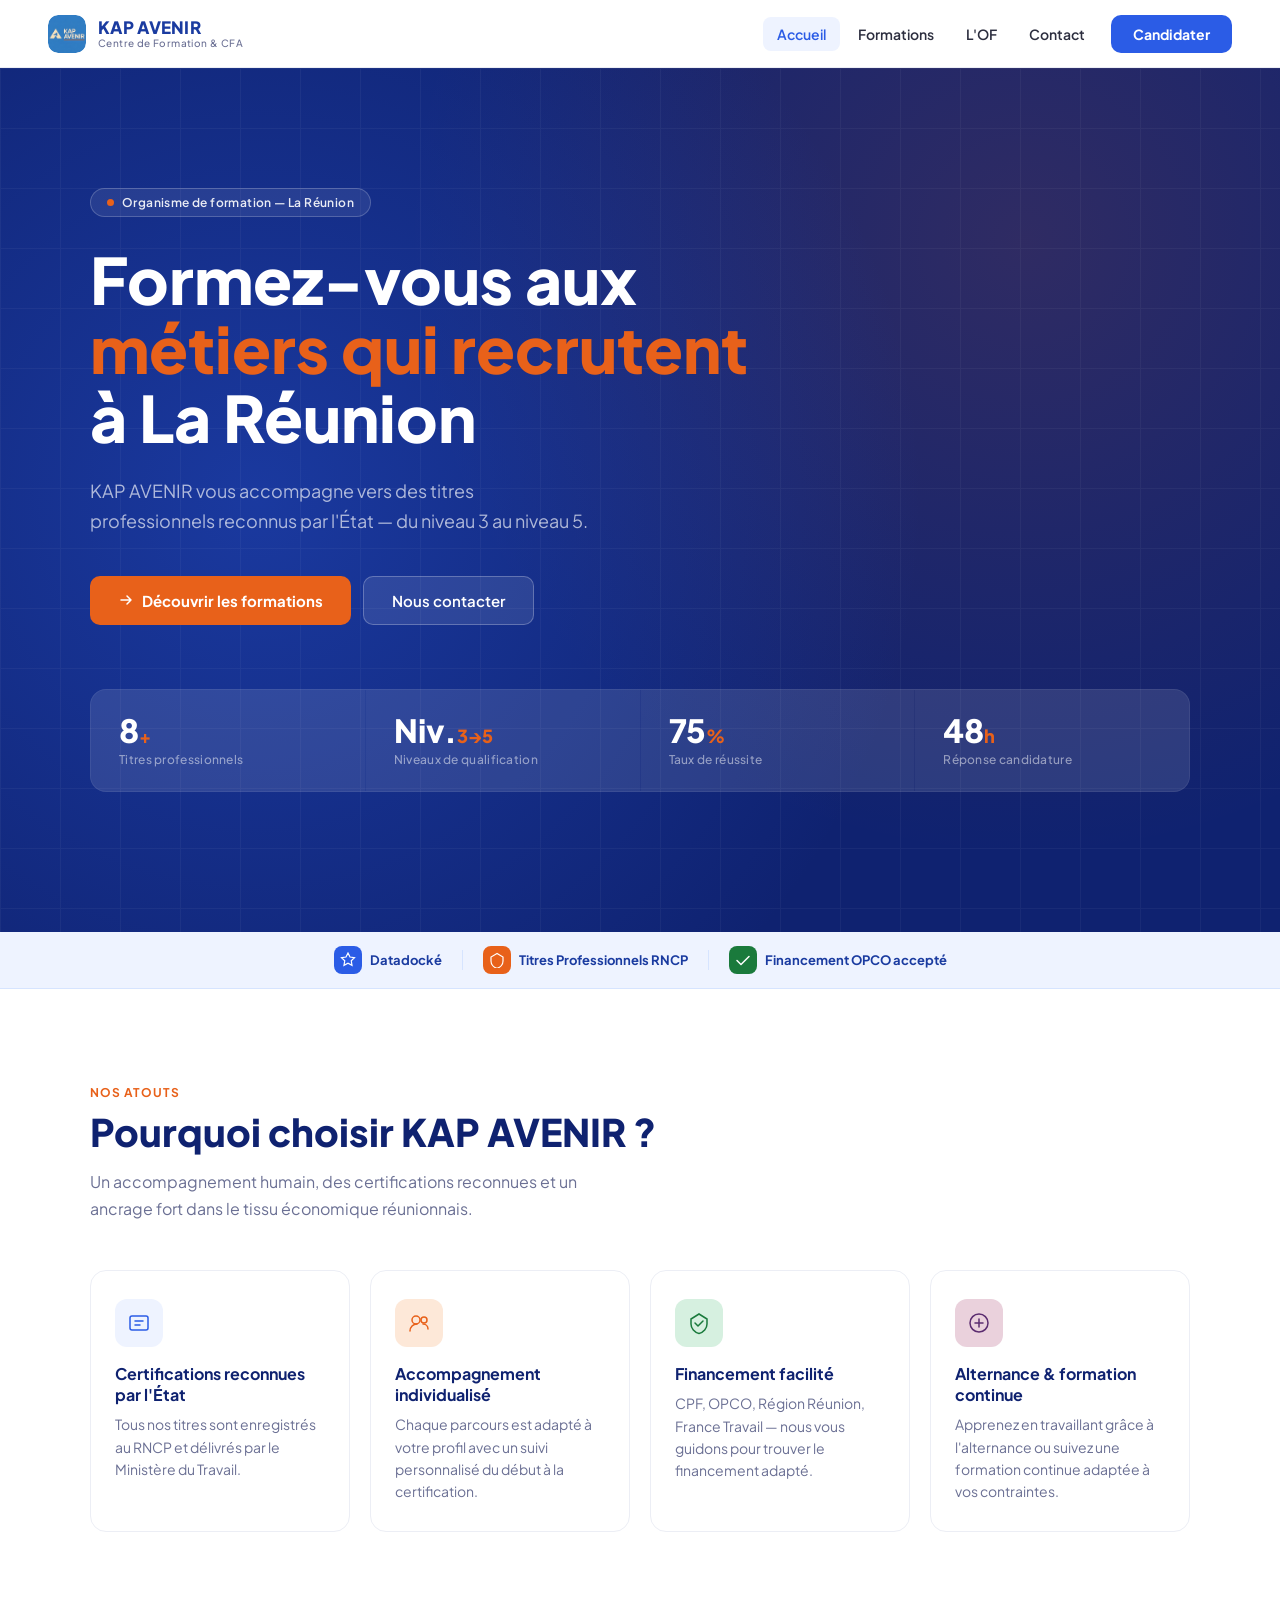
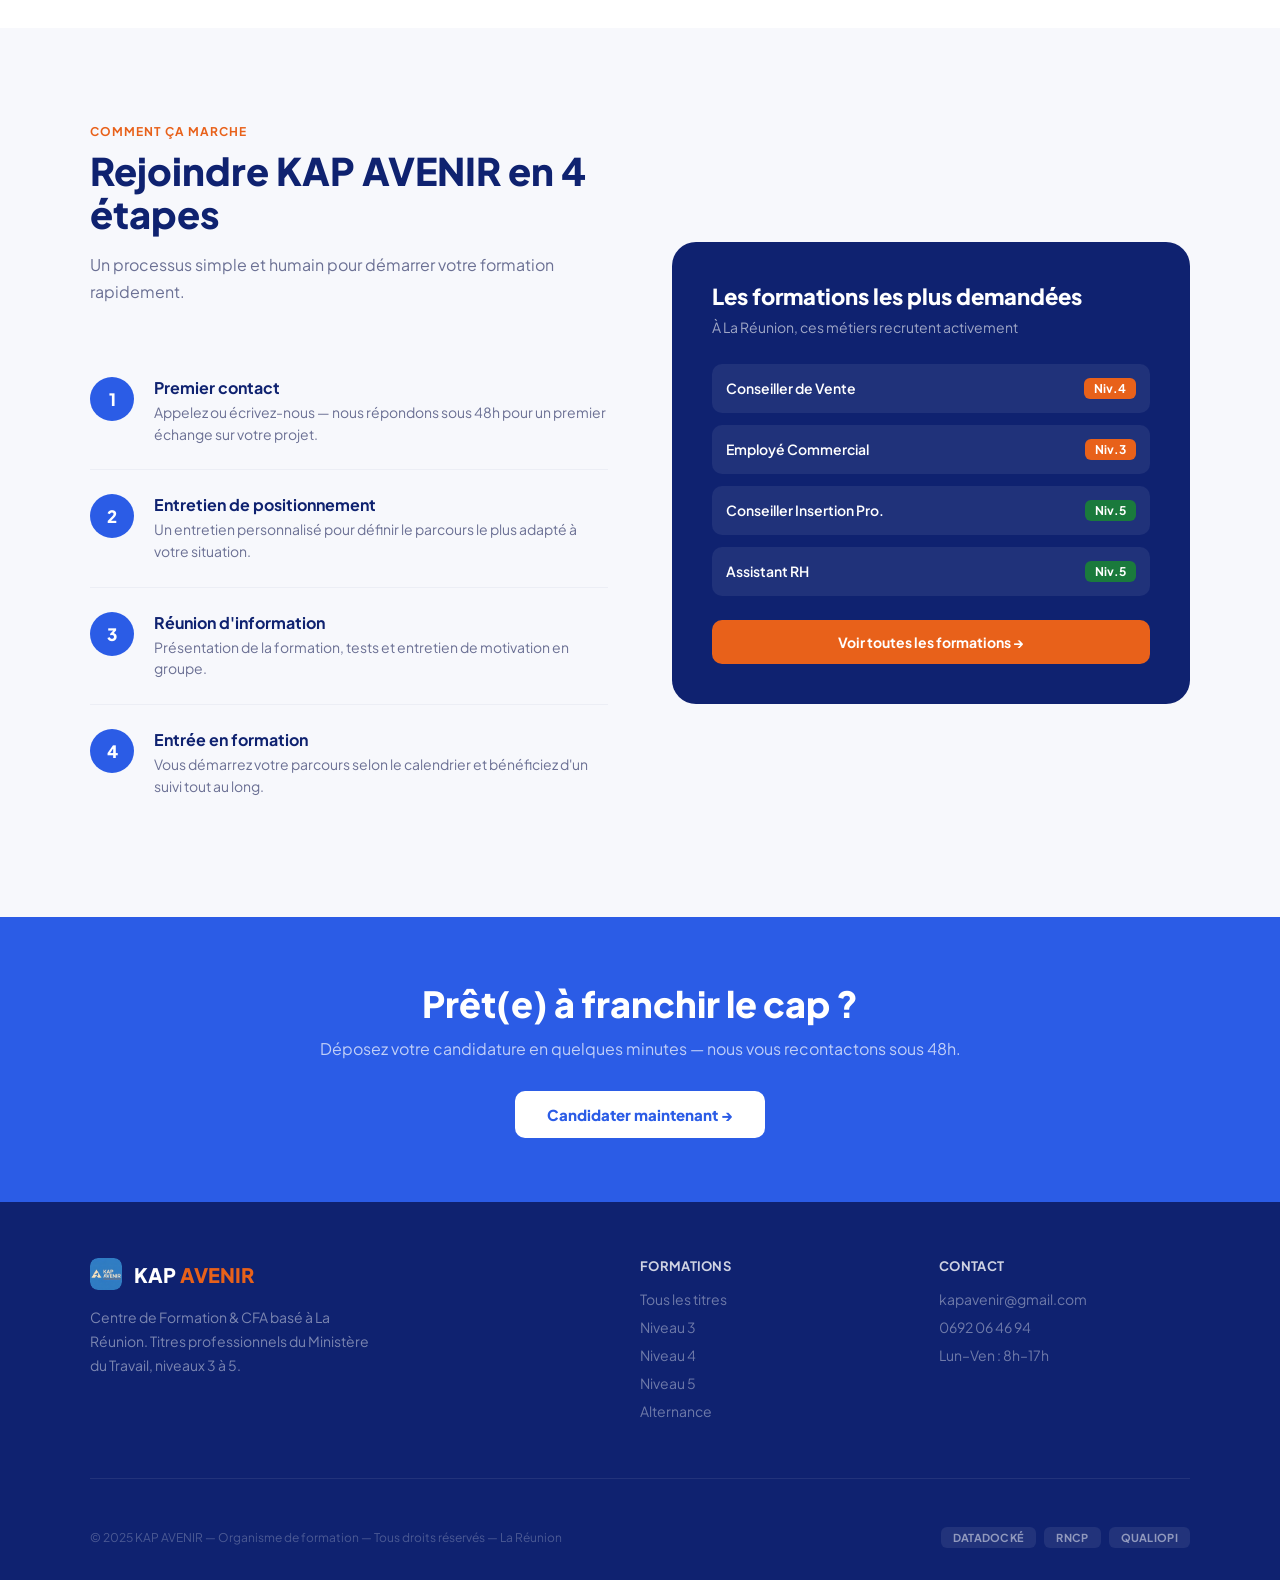
<file: index.html>
<!DOCTYPE html>
<html lang="fr">
<head>
<meta charset="UTF-8">
<meta name="viewport" content="width=device-width, initial-scale=1.0">
<title>KAP AVENIR — Centre de Formation & CFA — La Réunion</title>
<link rel="preconnect" href="https://fonts.googleapis.com">
<link rel="preconnect" href="https://fonts.gstatic.com" crossorigin>
<link href="https://fonts.googleapis.com/css2?family=Plus+Jakarta+Sans:wght@400;500;600;700;800&family=Instrument+Serif:ital@0;1&display=swap" rel="stylesheet">
<style>
/* ═══════════════════════════════════════════════
   VARIABLES & RESET
═══════════════════════════════════════════════ */
:root {
  --blue: #2B5CE6;
  --blue-dark: #1A3BA0;
  --blue-xdark: #0F2270;
  --blue-light: #D6E4FF;
  --blue-pale: #EEF3FF;
  --orange: #E8611A;
  --orange-lt: #FDE8D8;
  --orange-dark: #B84A10;
  --white: #FFFFFF;
  --black: #0A0A0F;
  --grey-50: #F7F8FC;
  --grey-100: #ECEEF5;
  --grey-300: #B8BDD4;
  --grey-600: #6B7094;
  --grey-800: #2C2E3F;
  --font-main: 'Plus Jakarta Sans', sans-serif;
  --font-serif: 'Instrument Serif', serif;
  --nav-h: 68px;
}
*, *::before, *::after { box-sizing: border-box; margin: 0; padding: 0; }
html { scroll-behavior: smooth; }
body { font-family: var(--font-main); background: var(--white); color: var(--black); overflow-x: hidden; }
img { max-width: 100%; display: block; }
a { text-decoration: none; color: inherit; }
button { cursor: pointer; font-family: var(--font-main); }
input, textarea, select { font-family: var(--font-main); }

/* ═══════════════════════════════════════════════
   NAVIGATION
═══════════════════════════════════════════════ */
.nav {
  position: fixed; top: 0; left: 0; right: 0; z-index: 1000;
  height: var(--nav-h);
  background: rgba(255,255,255,0.92);
  backdrop-filter: blur(16px);
  border-bottom: 1px solid var(--grey-100);
  display: flex; align-items: center; justify-content: space-between;
  padding: 0 clamp(1rem, 4vw, 3rem);
  transition: box-shadow .2s;
}
.nav.scrolled { box-shadow: 0 4px 24px rgba(43,92,230,0.08); }
.nav-logo { display: flex; align-items: center; gap: 12px; }
.nav-logo-mark {
  width: 38px; height: 38px;
  background: var(--blue);
  border-radius: 10px;
  display: flex; align-items: center; justify-content: center;
  flex-shrink: 0;
}
.nav-logo-mark svg { width: 22px; height: 22px; }
.nav-brand-wrap { display: flex; flex-direction: column; line-height: 1; }
.nav-brand { font-size: 17px; font-weight: 800; color: var(--blue-dark); letter-spacing: .3px; }
.nav-tagline { font-size: 10px; color: var(--grey-600); font-weight: 500; letter-spacing: .4px; margin-top: 2px; }
.nav-links { display: flex; align-items: center; gap: 4px; }
.nav-links a {
  font-size: 14px; font-weight: 600; color: var(--grey-800);
  padding: 8px 14px; border-radius: 8px;
  transition: background .15s, color .15s;
}
.nav-links a:hover, .nav-links a.active { background: var(--blue-pale); color: var(--blue); }
.nav-cta {
  background: var(--blue); color: var(--white);
  border: none; padding: 10px 22px; border-radius: 10px;
  font-size: 14px; font-weight: 700;
  transition: background .15s, transform .1s;
  margin-left: 8px;
}
.nav-cta:hover { background: var(--blue-dark); transform: translateY(-1px); }
.nav-mobile-btn { display: none; background: none; border: none; padding: 8px; }
.nav-mobile-btn span {
  display: block; width: 22px; height: 2px;
  background: var(--grey-800); border-radius: 2px; margin: 5px 0;
  transition: transform .2s, opacity .2s;
}
@media (max-width: 768px) {
  .nav-links, .nav-cta { display: none; }
  .nav-mobile-btn { display: block; }
  .nav-links.open {
    display: flex; flex-direction: column;
    position: fixed; top: var(--nav-h); left: 0; right: 0;
    background: var(--white); border-bottom: 1px solid var(--grey-100);
    padding: 12px 1.5rem 20px; gap: 4px;
  }
}

/* ═══════════════════════════════════════════════
   PAGES (SPA)
═══════════════════════════════════════════════ */
.page { display: none; padding-top: var(--nav-h); min-height: 100vh; }
.page.active { display: block; }

/* ═══════════════════════════════════════════════
   PAGE ACCUEIL
═══════════════════════════════════════════════ */
.hero {
  background: var(--blue-xdark);
  padding: clamp(64px,10vw,120px) clamp(1rem,4vw,3rem) clamp(80px,12vw,140px);
  position: relative; overflow: hidden;
}
.hero-bg-pattern {
  position: absolute; inset: 0;
  background-image: radial-gradient(circle at 20% 50%, rgba(43,92,230,0.4) 0%, transparent 60%),
                    radial-gradient(circle at 80% 20%, rgba(232,97,26,0.15) 0%, transparent 50%);
  pointer-events: none;
}
.hero-grid-lines {
  position: absolute; inset: 0; opacity: .04;
  background-image: linear-gradient(rgba(255,255,255,1) 1px, transparent 1px),
                    linear-gradient(90deg, rgba(255,255,255,1) 1px, transparent 1px);
  background-size: 60px 60px;
}
.hero-inner { position: relative; max-width: 1100px; margin: 0 auto; }
.hero-chip {
  display: inline-flex; align-items: center; gap: 8px;
  background: rgba(255,255,255,.08); border: 1px solid rgba(255,255,255,.2);
  color: rgba(255,255,255,.9); font-size: 12px; font-weight: 600;
  padding: 6px 16px; border-radius: 100px; letter-spacing: .4px;
  margin-bottom: 28px;
}
.hero-chip-dot { width: 7px; height: 7px; background: var(--orange); border-radius: 50%; }
.hero h1 {
  font-size: clamp(36px, 6vw, 64px);
  font-weight: 800; line-height: 1.08; color: var(--white);
  max-width: 700px; margin-bottom: 24px;
}
.hero h1 em { font-style: normal; color: var(--orange); }
.hero-sub {
  font-size: clamp(15px, 2vw, 18px); color: rgba(255,255,255,.65);
  max-width: 500px; line-height: 1.65; margin-bottom: 40px;
}
.hero-actions { display: flex; gap: 12px; flex-wrap: wrap; margin-bottom: 64px; }
.btn-hero-primary {
  background: var(--orange); color: var(--white);
  border: none; padding: 14px 28px; border-radius: 10px;
  font-size: 15px; font-weight: 700;
  display: flex; align-items: center; gap: 8px;
  transition: background .15s, transform .1s;
}
.btn-hero-primary:hover { background: var(--orange-dark); transform: translateY(-2px); }
.btn-hero-secondary {
  background: rgba(255,255,255,.1); color: var(--white);
  border: 1px solid rgba(255,255,255,.25); padding: 14px 28px; border-radius: 10px;
  font-size: 15px; font-weight: 600;
  transition: background .15s;
}
.btn-hero-secondary:hover { background: rgba(255,255,255,.18); }
.hero-stats {
  display: grid; grid-template-columns: repeat(auto-fit, minmax(160px, 1fr));
  gap: 1px; background: rgba(255,255,255,.08);
  border: 1px solid rgba(255,255,255,.1); border-radius: 16px; overflow: hidden;
}
.hero-stat {
  padding: 24px 28px; background: rgba(255,255,255,.04);
  transition: background .15s;
}
.hero-stat:hover { background: rgba(255,255,255,.08); }
.hero-stat-num { font-size: 32px; font-weight: 800; color: var(--white); line-height: 1; margin-bottom: 6px; }
.hero-stat-num span { font-size: 18px; color: var(--orange); }
.hero-stat-label { font-size: 12px; color: rgba(255,255,255,.5); font-weight: 500; letter-spacing: .3px; }

/* Certif banner */
.certif-banner {
  background: var(--blue-pale);
  border-bottom: 1px solid var(--blue-light);
  padding: 14px clamp(1rem,4vw,3rem);
  display: flex; align-items: center; justify-content: center;
  gap: 20px; flex-wrap: wrap;
}
.certif-pill {
  display: flex; align-items: center; gap: 8px;
  font-size: 13px; font-weight: 700; color: var(--blue-dark);
}
.certif-pill-icon {
  width: 28px; height: 28px; background: var(--blue); border-radius: 8px;
  display: flex; align-items: center; justify-content: center;
}
.certif-pill-icon svg { width: 16px; height: 16px; }
.certif-divider { width: 1px; height: 20px; background: var(--blue-light); }

/* Features section */
.section { padding: clamp(56px,8vw,96px) clamp(1rem,4vw,3rem); }
.section-alt { background: var(--grey-50); }
.section-inner { max-width: 1100px; margin: 0 auto; }
.section-label { font-size: 12px; font-weight: 700; color: var(--orange); letter-spacing: 1px; text-transform: uppercase; margin-bottom: 10px; }
.section-title { font-size: clamp(26px,4vw,38px); font-weight: 800; color: var(--blue-xdark); line-height: 1.15; margin-bottom: 16px; }
.section-subtitle { font-size: 16px; color: var(--grey-600); line-height: 1.65; max-width: 520px; margin-bottom: 48px; }
.features-grid {
  display: grid; grid-template-columns: repeat(auto-fit, minmax(240px,1fr)); gap: 20px;
}
.feature-card {
  background: var(--white); border: 1px solid var(--grey-100);
  border-radius: 16px; padding: 28px 24px;
  transition: transform .2s, box-shadow .2s, border-color .2s;
}
.feature-card:hover { transform: translateY(-4px); box-shadow: 0 20px 40px rgba(43,92,230,.1); border-color: var(--blue-light); }
.feature-icon {
  width: 48px; height: 48px; border-radius: 12px;
  display: flex; align-items: center; justify-content: center; margin-bottom: 16px;
}
.fi-blue { background: var(--blue-pale); }
.fi-orange { background: var(--orange-lt); }
.fi-green { background: #D6F0E0; }
.fi-purple { background: #EAD1DC; }
.feature-card h3 { font-size: 16px; font-weight: 700; color: var(--blue-xdark); margin-bottom: 8px; }
.feature-card p { font-size: 14px; color: var(--grey-600); line-height: 1.6; }

/* Process */
.process-list { display: flex; flex-direction: column; gap: 0; max-width: 680px; }
.process-item { display: flex; gap: 20px; padding: 24px 0; border-bottom: 1px solid var(--grey-100); align-items: flex-start; }
.process-item:last-child { border-bottom: none; }
.process-num {
  width: 44px; height: 44px; border-radius: 50%;
  background: var(--blue); color: var(--white);
  font-size: 17px; font-weight: 800;
  display: flex; align-items: center; justify-content: center; flex-shrink: 0;
}
.process-item h3 { font-size: 16px; font-weight: 700; color: var(--blue-xdark); margin-bottom: 4px; }
.process-item p { font-size: 14px; color: var(--grey-600); line-height: 1.55; }

/* CTA band */
.cta-band {
  background: var(--blue); padding: 64px clamp(1rem,4vw,3rem);
  text-align: center;
}
.cta-band h2 { font-size: clamp(24px,4vw,36px); font-weight: 800; color: var(--white); margin-bottom: 12px; }
.cta-band p { color: rgba(255,255,255,.7); font-size: 16px; margin-bottom: 32px; }
.btn-cta-white {
  background: var(--white); color: var(--blue);
  border: none; padding: 14px 32px; border-radius: 10px;
  font-size: 15px; font-weight: 800;
  display: inline-block;
  transition: transform .15s, box-shadow .15s;
}
.btn-cta-white:hover { transform: translateY(-2px); box-shadow: 0 8px 24px rgba(0,0,0,.15); }

/* ═══════════════════════════════════════════════
   PAGE FORMATIONS
═══════════════════════════════════════════════ */
.page-header {
  background: var(--blue-xdark); padding: 56px clamp(1rem,4vw,3rem) 60px;
  position: relative; overflow: hidden;
}
.page-header-bg {
  position: absolute; inset: 0;
  background: radial-gradient(circle at 70% 50%, rgba(43,92,230,.5) 0%, transparent 60%);
}
.page-header-inner { position: relative; max-width: 1100px; margin: 0 auto; }
.page-header h1 { font-size: clamp(28px,5vw,48px); font-weight: 800; color: var(--white); margin-bottom: 10px; }
.page-header p { color: rgba(255,255,255,.65); font-size: 16px; max-width: 480px; line-height: 1.6; }

.filters {
  display: flex; gap: 8px; flex-wrap: wrap;
  padding: 24px clamp(1rem,4vw,3rem);
  background: var(--grey-50); border-bottom: 1px solid var(--grey-100);
  max-width: 100%; justify-content: center;
}
.filter-btn {
  background: var(--white); border: 1.5px solid var(--grey-100);
  color: var(--grey-600); font-size: 13px; font-weight: 600;
  padding: 8px 18px; border-radius: 100px; cursor: pointer;
  transition: all .15s;
}
.filter-btn:hover, .filter-btn.active {
  background: var(--blue); border-color: var(--blue); color: var(--white);
}

.formations-section { padding: 48px clamp(1rem,4vw,3rem); max-width: 1100px; margin: 0 auto; }
.formations-grid-full { display: grid; grid-template-columns: repeat(auto-fill, minmax(320px,1fr)); gap: 24px; }

.formation-card-full {
  background: var(--white); border: 1.5px solid var(--grey-100);
  border-radius: 20px; overflow: hidden;
  transition: transform .2s, box-shadow .2s, border-color .2s;
  display: flex; flex-direction: column;
}
.formation-card-full:hover { transform: translateY(-4px); box-shadow: 0 20px 48px rgba(43,92,230,.1); border-color: var(--blue-light); }
.formation-card-top {
  padding: 28px 28px 0;
  display: flex; justify-content: space-between; align-items: flex-start;
}
.niv-badge {
  font-size: 11px; font-weight: 800; padding: 5px 14px; border-radius: 100px;
  letter-spacing: .4px;
}
.niv-3 { background: #FDE8D8; color: #8B3500; }
.niv-4 { background: var(--blue-light); color: var(--blue-dark); }
.niv-5 { background: #D6F0E0; color: #1A7A3C; }
.formation-card-body { padding: 16px 28px 24px; flex: 1; display: flex; flex-direction: column; }
.formation-card-body h3 { font-size: 18px; font-weight: 800; color: var(--blue-xdark); margin-bottom: 8px; line-height: 1.25; }
.formation-card-body p { font-size: 14px; color: var(--grey-600); line-height: 1.6; margin-bottom: 16px; flex: 1; }
.formation-chips { display: flex; gap: 8px; flex-wrap: wrap; margin-bottom: 20px; }
.chip { font-size: 11px; background: var(--grey-50); color: var(--grey-600); padding: 4px 12px; border-radius: 8px; font-weight: 600; border: 1px solid var(--grey-100); }
.formation-card-footer {
  border-top: 1px solid var(--grey-100); padding: 16px 28px;
  display: flex; justify-content: space-between; align-items: center;
}
.formation-card-footer span { font-size: 12px; color: var(--grey-300); }
.btn-card {
  background: var(--blue-pale); color: var(--blue);
  border: none; padding: 8px 18px; border-radius: 8px;
  font-size: 13px; font-weight: 700; cursor: pointer;
  transition: background .15s;
}
.btn-card:hover { background: var(--blue); color: var(--white); }

/* ═══════════════════════════════════════════════
   PAGE À PROPOS
═══════════════════════════════════════════════ */
.about-hero {
  background: var(--blue-xdark);
  padding: 56px clamp(1rem,4vw,3rem) 80px; position: relative; overflow: hidden;
}
.about-hero-bg { position: absolute; inset: 0; background: radial-gradient(circle at 30% 60%, rgba(232,97,26,.2), transparent 55%); }
.about-hero-inner { position: relative; max-width: 1100px; margin: 0 auto; }
.about-hero h1 { font-size: clamp(28px,5vw,52px); font-weight: 800; color: var(--white); margin-bottom: 16px; line-height: 1.1; }
.about-hero p { color: rgba(255,255,255,.7); font-size: 17px; max-width: 560px; line-height: 1.65; }

.about-values { display: grid; grid-template-columns: repeat(auto-fit, minmax(200px,1fr)); gap: 20px; }
.value-card { padding: 28px; border-radius: 16px; border: 1.5px solid; }
.value-card.blue { background: var(--blue-pale); border-color: var(--blue-light); }
.value-card.orange { background: var(--orange-lt); border-color: #F5C4A0; }
.value-card.green { background: #D6F0E0; border-color: #9EE0B8; }
.value-card.purple { background: #EAD1DC; border-color: #D4A5BC; }
.value-card h3 { font-size: 15px; font-weight: 800; margin-bottom: 8px; }
.value-card p { font-size: 13px; line-height: 1.6; }
.value-card.blue h3 { color: var(--blue-dark); }
.value-card.blue p { color: #3A5CB8; }
.value-card.orange h3 { color: #8B3500; }
.value-card.orange p { color: #A04010; }
.value-card.green h3 { color: #1A7A3C; }
.value-card.green p { color: #1A6030; }
.value-card.purple h3 { color: #5B2C6F; }
.value-card.purple p { color: #6B3C80; }

.referent-card {
  display: flex; gap: 32px; align-items: center; flex-wrap: wrap;
  background: var(--blue-xdark); border-radius: 24px; padding: 40px; overflow: hidden; position: relative;
}
.referent-card::before {
  content: ''; position: absolute; right: -40px; top: -40px;
  width: 200px; height: 200px; border-radius: 50%;
  background: rgba(232,97,26,.15);
}
.referent-avatar {
  width: 100px; height: 100px; border-radius: 50%;
  background: var(--blue); display: flex; align-items: center; justify-content: center;
  font-size: 36px; font-weight: 800; color: var(--white); flex-shrink: 0; position: relative; z-index: 1;
  border: 3px solid rgba(255,255,255,.2);
}
.referent-info { flex: 1; position: relative; z-index: 1; }
.referent-info h3 { font-size: 22px; font-weight: 800; color: var(--white); margin-bottom: 4px; }
.referent-role { font-size: 14px; color: var(--orange); font-weight: 600; margin-bottom: 12px; }
.referent-info p { color: rgba(255,255,255,.65); font-size: 14px; line-height: 1.6; margin-bottom: 16px; }
.referent-contacts { display: flex; gap: 12px; flex-wrap: wrap; }
.referent-contact {
  display: flex; align-items: center; gap: 8px;
  background: rgba(255,255,255,.1); border-radius: 8px; padding: 8px 14px;
  font-size: 13px; color: rgba(255,255,255,.85); font-weight: 500;
}

/* ═══════════════════════════════════════════════
   PAGE CONTACT
═══════════════════════════════════════════════ */
.contact-layout { display: grid; grid-template-columns: 1fr 1.4fr; gap: 48px; max-width: 1000px; margin: 0 auto; }
@media (max-width: 768px) { .contact-layout { grid-template-columns: 1fr; } }
.contact-info-section h2 { font-size: 26px; font-weight: 800; color: var(--blue-xdark); margin-bottom: 8px; }
.contact-info-section p { color: var(--grey-600); font-size: 15px; line-height: 1.6; margin-bottom: 32px; }
.contact-items { display: flex; flex-direction: column; gap: 16px; }
.contact-item {
  display: flex; gap: 16px; align-items: flex-start;
  background: var(--white); border: 1px solid var(--grey-100);
  border-radius: 14px; padding: 18px;
}
.contact-item-icon {
  width: 42px; height: 42px; border-radius: 10px;
  display: flex; align-items: center; justify-content: center; flex-shrink: 0;
}
.ci-blue { background: var(--blue-pale); }
.ci-orange { background: var(--orange-lt); }
.contact-item h4 { font-size: 13px; font-weight: 700; color: var(--grey-800); margin-bottom: 3px; }
.contact-item p, .contact-item a { font-size: 14px; color: var(--grey-600); }
.contact-item a:hover { color: var(--blue); }
.social-links { display: flex; gap: 10px; margin-top: 24px; }
.social-btn {
  width: 42px; height: 42px; border-radius: 10px;
  background: var(--blue-pale); border: none;
  display: flex; align-items: center; justify-content: center; cursor: pointer;
  transition: background .15s;
}
.social-btn:hover { background: var(--blue); }
.social-btn:hover svg path { stroke: white; }
.partners-section { margin-top: 32px; }
.partners-section h4 { font-size: 13px; font-weight: 700; color: var(--grey-800); margin-bottom: 12px; letter-spacing: .3px; }
.partners-chips { display: flex; flex-wrap: wrap; gap: 8px; }
.partner-chip { font-size: 12px; background: var(--grey-50); border: 1px solid var(--grey-100); color: var(--grey-600); padding: 5px 12px; border-radius: 8px; font-weight: 600; }

/* ═══════════════════════════════════════════════
   FORMULAIRES
═══════════════════════════════════════════════ */
.form-card {
  background: var(--white); border: 1.5px solid var(--grey-100);
  border-radius: 20px; padding: 36px;
}
.form-card h3 { font-size: 20px; font-weight: 800; color: var(--blue-xdark); margin-bottom: 4px; }
.form-card .form-sub { font-size: 14px; color: var(--grey-600); margin-bottom: 28px; }
.form-row { display: grid; grid-template-columns: 1fr 1fr; gap: 16px; }
@media (max-width: 480px) { .form-row { grid-template-columns: 1fr; } }
.form-group { display: flex; flex-direction: column; gap: 6px; margin-bottom: 16px; }
.form-group label { font-size: 13px; font-weight: 700; color: var(--grey-800); }
.form-group input, .form-group select, .form-group textarea {
  border: 1.5px solid var(--grey-100); border-radius: 10px;
  padding: 11px 14px; font-size: 14px; color: var(--black);
  background: var(--grey-50); outline: none;
  transition: border-color .15s, background .15s;
}
.form-group input:focus, .form-group select:focus, .form-group textarea:focus {
  border-color: var(--blue); background: var(--white);
  box-shadow: 0 0 0 3px rgba(43,92,230,.1);
}
.form-group textarea { resize: vertical; min-height: 100px; }
.form-group select { -webkit-appearance: none; appearance: none; cursor: pointer; }
.required { color: var(--orange); }
.btn-submit {
  width: 100%; background: var(--blue); color: var(--white);
  border: none; padding: 14px; border-radius: 12px;
  font-size: 15px; font-weight: 700; margin-top: 8px;
  transition: background .15s, transform .1s;
  display: flex; align-items: center; justify-content: center; gap: 8px;
}
.btn-submit:hover { background: var(--blue-dark); transform: translateY(-1px); }
.form-success {
  display: none; background: #D6F0E0; border: 1px solid #9EE0B8;
  border-radius: 12px; padding: 16px 20px; margin-top: 16px;
  font-size: 14px; color: #1A7A3C; font-weight: 600; text-align: center;
}

/* ═══════════════════════════════════════════════
   PAGE CANDIDATURE
═══════════════════════════════════════════════ */
.candidature-layout { max-width: 720px; margin: 0 auto; }
.step-indicator {
  display: flex; align-items: center; gap: 0; margin-bottom: 40px;
}
.step-dot {
  width: 36px; height: 36px; border-radius: 50%;
  background: var(--grey-100); border: 2px solid var(--grey-100);
  display: flex; align-items: center; justify-content: center;
  font-size: 14px; font-weight: 700; color: var(--grey-300); flex-shrink: 0;
  transition: all .3s;
}
.step-dot.active { background: var(--blue); border-color: var(--blue); color: var(--white); }
.step-dot.done { background: #1A7A3C; border-color: #1A7A3C; color: var(--white); }
.step-line { flex: 1; height: 2px; background: var(--grey-100); transition: background .3s; }
.step-line.done { background: #1A7A3C; }
.step-form { display: none; }
.step-form.active { display: block; }
.step-title { font-size: 22px; font-weight: 800; color: var(--blue-xdark); margin-bottom: 4px; }
.step-subtitle { font-size: 14px; color: var(--grey-600); margin-bottom: 28px; }
.checkbox-group { display: flex; flex-direction: column; gap: 10px; }
.checkbox-item { display: flex; align-items: flex-start; gap: 12px; }
.checkbox-item input[type="checkbox"] { width: 18px; height: 18px; margin-top: 2px; accent-color: var(--blue); cursor: pointer; }
.checkbox-item label { font-size: 14px; color: var(--grey-800); cursor: pointer; line-height: 1.4; }
.form-nav { display: flex; gap: 12px; margin-top: 28px; }
.btn-prev {
  background: var(--grey-50); color: var(--grey-800);
  border: 1.5px solid var(--grey-100); padding: 12px 24px; border-radius: 10px;
  font-size: 14px; font-weight: 600; transition: background .15s;
}
.btn-prev:hover { background: var(--grey-100); }
.btn-next {
  flex: 1; background: var(--blue); color: var(--white);
  border: none; padding: 12px 24px; border-radius: 10px;
  font-size: 14px; font-weight: 700; transition: background .15s;
}
.btn-next:hover { background: var(--blue-dark); }
.candidature-success {
  text-align: center; padding: 64px 24px; display: none;
}
.success-circle {
  width: 80px; height: 80px; background: #D6F0E0; border-radius: 50%;
  display: flex; align-items: center; justify-content: center; margin: 0 auto 24px;
}
.candidature-success h2 { font-size: 26px; font-weight: 800; color: var(--blue-xdark); margin-bottom: 12px; }
.candidature-success p { color: var(--grey-600); font-size: 15px; line-height: 1.6; max-width: 400px; margin: 0 auto 24px; }

/* ═══════════════════════════════════════════════
   FOOTER
═══════════════════════════════════════════════ */
footer {
  background: var(--blue-xdark); padding: 56px clamp(1rem,4vw,3rem) 32px;
}
.footer-top {
  display: grid; grid-template-columns: 2fr 1fr 1fr; gap: 48px;
  max-width: 1100px; margin: 0 auto 48px; border-bottom: 1px solid rgba(255,255,255,.08); padding-bottom: 48px;
}
@media (max-width: 768px) { .footer-top { grid-template-columns: 1fr; } }
.footer-brand { display: flex; align-items: center; gap: 12px; margin-bottom: 16px; }
.footer-brand-name { font-size: 20px; font-weight: 800; color: var(--white); }
.footer-brand-name span { color: var(--orange); }
.footer-desc { font-size: 14px; color: rgba(255,255,255,.45); line-height: 1.7; max-width: 280px; }
.footer-col h4 { font-size: 13px; font-weight: 700; color: rgba(255,255,255,.8); margin-bottom: 16px; letter-spacing: .3px; text-transform: uppercase; }
.footer-col a, .footer-col p { display: block; font-size: 14px; color: rgba(255,255,255,.4); margin-bottom: 10px; transition: color .15s; }
.footer-col a:hover { color: var(--white); }
.footer-bottom { max-width: 1100px; margin: 0 auto; display: flex; justify-content: space-between; align-items: center; flex-wrap: wrap; gap: 12px; }
.footer-bottom p { font-size: 12px; color: rgba(255,255,255,.25); }
.footer-bottom-badges { display: flex; gap: 8px; }
.footer-badge { font-size: 11px; font-weight: 700; padding: 4px 12px; border-radius: 6px; background: rgba(255,255,255,.08); color: rgba(255,255,255,.5); letter-spacing: .3px; }

/* ═══════════════════════════════════════════════
   ANIMATIONS
═══════════════════════════════════════════════ */
@keyframes fadeUp { from { opacity: 0; transform: translateY(16px); } to { opacity: 1; transform: translateY(0); } }
.page.active .animate { animation: fadeUp .4s ease forwards; }
.animate-1 { animation-delay: .05s; opacity: 0; }
.animate-2 { animation-delay: .1s; opacity: 0; }
.animate-3 { animation-delay: .15s; opacity: 0; }
.animate-4 { animation-delay: .2s; opacity: 0; }
</style>
</head>
<body>

<!-- ═══════════════ NAVIGATION ═══════════════ -->
<nav class="nav" id="nav">
  <div class="nav-logo">
    <div class="nav-logo-mark" style="background:none;padding:0;overflow:hidden;">
      <img src="[data-uri]" style="width:38px;height:38px;border-radius:10px;object-fit:cover;display:block;" alt="KAP AVENIR">
    </div>
    <div class="nav-brand-wrap">
      <span class="nav-brand">KAP AVENIR</span>
      <span class="nav-tagline">Centre de Formation & CFA</span>
    </div>
  </div>
  <div class="nav-links" id="navLinks">
    <a href="#" class="active" onclick="showPage('accueil',this)">Accueil</a>
    <a href="#" onclick="showPage('formations',this)">Formations</a>
    <a href="#" onclick="showPage('apropos',this)">L'OF</a>
    <a href="#" onclick="showPage('contact',this)">Contact</a>
    <button class="nav-cta" onclick="showPage('candidature',document.querySelector('[onclick*=candidature]'))">Candidater</button>
  </div>
  <button class="nav-mobile-btn" onclick="toggleMobileMenu()" aria-label="Menu">
    <span></span><span></span><span></span>
  </button>
</nav>

<!-- ═══════════════ PAGE : ACCUEIL ═══════════════ -->
<div class="page active" id="page-accueil">

  <section class="hero">
    <div class="hero-bg-pattern"></div>
    <div class="hero-grid-lines"></div>
    <div class="hero-inner">
      <div class="hero-chip animate animate-1"><span class="hero-chip-dot"></span>Organisme de formation — La Réunion</div>
      <h1 class="animate animate-2">Formez-vous aux <em>métiers qui recrutent</em> à La Réunion</h1>
      <p class="hero-sub animate animate-3">KAP AVENIR vous accompagne vers des titres professionnels reconnus par l'État — du niveau 3 au niveau 5.</p>
      <div class="hero-actions animate animate-4">
        <button class="btn-hero-primary" onclick="showPage('formations',null)">
          <svg width="16" height="16" fill="none" viewBox="0 0 16 16"><path d="M3 8h10M9 4l4 4-4 4" stroke="white" stroke-width="1.5" stroke-linecap="round" stroke-linejoin="round"/></svg>
          Découvrir les formations
        </button>
        <button class="btn-hero-secondary" onclick="showPage('contact',null)">Nous contacter</button>
      </div>
      <div class="hero-stats animate animate-4">
        <div class="hero-stat">
          <div class="hero-stat-num">8<span>+</span></div>
          <div class="hero-stat-label">Titres professionnels</div>
        </div>
        <div class="hero-stat">
          <div class="hero-stat-num">Niv.<span>3→5</span></div>
          <div class="hero-stat-label">Niveaux de qualification</div>
        </div>
        <div class="hero-stat">
          <div class="hero-stat-num">75<span>%</span></div>
          <div class="hero-stat-label">Taux de réussite</div>
        </div>
        <div class="hero-stat">
          <div class="hero-stat-num">48<span>h</span></div>
          <div class="hero-stat-label">Réponse candidature</div>
        </div>
      </div>
    </div>
  </section>

  <div class="certif-banner">
    <div class="certif-pill">
      <div class="certif-pill-icon">
        <svg width="16" height="16" fill="none" viewBox="0 0 16 16"><path d="M8 1l2 4 4.5.65-3.25 3.17.77 4.48L8 11.1l-4.02 2.2.77-4.48L1.5 5.65 6 5z" stroke="white" stroke-width="1.2"/></svg>
      </div>
      Datadocké
    </div>
    <div class="certif-divider"></div>
    <div class="certif-pill">
      <div class="certif-pill-icon" style="background:var(--orange)">
        <svg width="16" height="16" fill="none" viewBox="0 0 16 16"><path d="M8 1.5L2 5v4c0 3.5 2.7 6.5 6 7.3 3.3-.8 6-3.8 6-7.3V5L8 1.5z" stroke="white" stroke-width="1.2"/></svg>
      </div>
      Titres Professionnels RNCP
    </div>
    <div class="certif-divider"></div>
    <div class="certif-pill">
      <div class="certif-pill-icon" style="background:#1A7A3C">
        <svg width="16" height="16" fill="none" viewBox="0 0 16 16"><path d="M2 8.5l4 4 8-8" stroke="white" stroke-width="1.5" stroke-linecap="round" stroke-linejoin="round"/></svg>
      </div>
      Financement OPCO accepté
    </div>
  </div>

  <section class="section">
    <div class="section-inner">
      <p class="section-label">Nos atouts</p>
      <h2 class="section-title">Pourquoi choisir KAP AVENIR ?</h2>
      <p class="section-subtitle">Un accompagnement humain, des certifications reconnues et un ancrage fort dans le tissu économique réunionnais.</p>
      <div class="features-grid">
        <div class="feature-card">
          <div class="feature-icon fi-blue">
            <svg width="24" height="24" fill="none" viewBox="0 0 24 24"><rect x="3" y="5" width="18" height="14" rx="2" stroke="#2B5CE6" stroke-width="1.5"/><path d="M8 10h8M8 14h5" stroke="#2B5CE6" stroke-width="1.5" stroke-linecap="round"/></svg>
          </div>
          <h3>Certifications reconnues par l'État</h3>
          <p>Tous nos titres sont enregistrés au RNCP et délivrés par le Ministère du Travail.</p>
        </div>
        <div class="feature-card">
          <div class="feature-icon fi-orange">
            <svg width="24" height="24" fill="none" viewBox="0 0 24 24"><circle cx="9" cy="9" r="4" stroke="#E8611A" stroke-width="1.5"/><path d="M3 20c0-3.9 3.1-7 7-7M16 13c2.8 0 5 2.2 5 5" stroke="#E8611A" stroke-width="1.5" stroke-linecap="round"/><circle cx="17" cy="9" r="3" stroke="#E8611A" stroke-width="1.5"/></svg>
          </div>
          <h3>Accompagnement individualisé</h3>
          <p>Chaque parcours est adapté à votre profil avec un suivi personnalisé du début à la certification.</p>
        </div>
        <div class="feature-card">
          <div class="feature-icon fi-green">
            <svg width="24" height="24" fill="none" viewBox="0 0 24 24"><path d="M12 3L4 8v5c0 4.5 3.5 8.5 8 9.5 4.5-1 8-5 8-9.5V8L12 3z" stroke="#1A7A3C" stroke-width="1.5"/><path d="M8 12l3 3 5-5" stroke="#1A7A3C" stroke-width="1.5" stroke-linecap="round" stroke-linejoin="round"/></svg>
          </div>
          <h3>Financement facilité</h3>
          <p>CPF, OPCO, Région Réunion, France Travail — nous vous guidons pour trouver le financement adapté.</p>
        </div>
        <div class="feature-card">
          <div class="feature-icon fi-purple">
            <svg width="24" height="24" fill="none" viewBox="0 0 24 24"><circle cx="12" cy="12" r="9" stroke="#5B2C6F" stroke-width="1.5"/><path d="M8 12h8M12 8v8" stroke="#5B2C6F" stroke-width="1.5" stroke-linecap="round"/></svg>
          </div>
          <h3>Alternance & formation continue</h3>
          <p>Apprenez en travaillant grâce à l'alternance ou suivez une formation continue adaptée à vos contraintes.</p>
        </div>
      </div>
    </div>
  </section>

  <section class="section section-alt">
    <div class="section-inner" style="display:grid;grid-template-columns:1fr 1fr;gap:64px;align-items:center">
      <div>
        <p class="section-label">Comment ça marche</p>
        <h2 class="section-title">Rejoindre KAP AVENIR en 4 étapes</h2>
        <p class="section-subtitle">Un processus simple et humain pour démarrer votre formation rapidement.</p>
        <div class="process-list">
          <div class="process-item"><div class="process-num">1</div><div><h3>Premier contact</h3><p>Appelez ou écrivez-nous — nous répondons sous 48h pour un premier échange sur votre projet.</p></div></div>
          <div class="process-item"><div class="process-num">2</div><div><h3>Entretien de positionnement</h3><p>Un entretien personnalisé pour définir le parcours le plus adapté à votre situation.</p></div></div>
          <div class="process-item"><div class="process-num">3</div><div><h3>Réunion d'information</h3><p>Présentation de la formation, tests et entretien de motivation en groupe.</p></div></div>
          <div class="process-item"><div class="process-num">4</div><div><h3>Entrée en formation</h3><p>Vous démarrez votre parcours selon le calendrier et bénéficiez d'un suivi tout au long.</p></div></div>
        </div>
      </div>
      <div style="background:var(--blue-xdark);border-radius:24px;padding:40px;color:white">
        <h3 style="font-size:22px;font-weight:800;margin-bottom:8px">Les formations les plus demandées</h3>
        <p style="color:rgba(255,255,255,.6);font-size:14px;margin-bottom:28px">À La Réunion, ces métiers recrutent activement</p>
        <div style="display:flex;flex-direction:column;gap:12px">
          <div style="display:flex;justify-content:space-between;align-items:center;padding:14px;background:rgba(255,255,255,.07);border-radius:10px">
            <span style="font-size:14px;font-weight:600">Conseiller de Vente</span>
            <span style="font-size:12px;background:var(--orange);padding:3px 10px;border-radius:6px;font-weight:700">Niv.4</span>
          </div>
          <div style="display:flex;justify-content:space-between;align-items:center;padding:14px;background:rgba(255,255,255,.07);border-radius:10px">
            <span style="font-size:14px;font-weight:600">Employé Commercial</span>
            <span style="font-size:12px;background:var(--orange);padding:3px 10px;border-radius:6px;font-weight:700">Niv.3</span>
          </div>
          <div style="display:flex;justify-content:space-between;align-items:center;padding:14px;background:rgba(255,255,255,.07);border-radius:10px">
            <span style="font-size:14px;font-weight:600">Conseiller Insertion Pro.</span>
            <span style="font-size:12px;background:#1A7A3C;padding:3px 10px;border-radius:6px;font-weight:700">Niv.5</span>
          </div>
          <div style="display:flex;justify-content:space-between;align-items:center;padding:14px;background:rgba(255,255,255,.07);border-radius:10px">
            <span style="font-size:14px;font-weight:600">Assistant RH</span>
            <span style="font-size:12px;background:#1A7A3C;padding:3px 10px;border-radius:6px;font-weight:700">Niv.5</span>
          </div>
        </div>
        <button onclick="showPage('formations',null)" style="width:100%;margin-top:24px;background:var(--orange);color:white;border:none;padding:13px;border-radius:10px;font-size:14px;font-weight:700;cursor:pointer">Voir toutes les formations →</button>
      </div>
    </div>
  </section>

  <div class="cta-band">
    <h2>Prêt(e) à franchir le cap ?</h2>
    <p>Déposez votre candidature en quelques minutes — nous vous recontactons sous 48h.</p>
    <button class="btn-cta-white" onclick="showPage('candidature',null)">Candidater maintenant →</button>
  </div>

</div>

<!-- ═══════════════ PAGE : FORMATIONS ═══════════════ -->
<div class="page" id="page-formations">
  <div class="page-header">
    <div class="page-header-bg"></div>
    <div class="page-header-inner">
      <h1>Nos formations</h1>
      <p>8 titres professionnels reconnus par l'État, du niveau 3 au niveau 5 — en formation continue ou en alternance.</p>
    </div>
  </div>

  <div class="filters">
    <button class="filter-btn active" onclick="filterFormations('all',this)">Toutes</button>
    <button class="filter-btn" onclick="filterFormations('niv3',this)">Niveau 3</button>
    <button class="filter-btn" onclick="filterFormations('niv4',this)">Niveau 4</button>
    <button class="filter-btn" onclick="filterFormations('niv5',this)">Niveau 5</button>
    <button class="filter-btn" onclick="filterFormations('alternance',this)">Alternance</button>
    <button class="filter-btn" onclick="filterFormations('continue',this)">Formation continue</button>
  </div>

  <div class="formations-section">
    <div class="formations-grid-full" id="formationsGrid">

      <div class="formation-card-full" data-niv="niv4" data-mode="alternance">
        <div class="formation-card-top">
          <span class="niv-badge niv-4">Niveau 4 — BAC</span>
        </div>
        <div class="formation-card-body">
          <h3>Conseiller de Vente (CV)</h3>
          <p>Maîtrisez la vente omnicanale, le merchandising, la gestion des flux et la relation client en environnement commercial moderne.</p>
          <div class="formation-chips">
            <span class="chip">RNCP34922</span><span class="chip">TP-00520</span><span class="chip">682h CFA</span><span class="chip">18 mois</span>
          </div>
          <div style="background:var(--blue-pale);border-radius:10px;padding:12px;font-size:13px;color:var(--blue-dark)">
            <strong>Débouchés :</strong> Vendeur expert, Conseiller clientèle, Vendeur conseil, Magasinier vendeur
          </div>
        </div>
        <div class="formation-card-footer">
          <span>Alternance — Lundi & Mercredi</span>
          <button class="btn-card" onclick="showPage('candidature',null)">Candidater</button>
        </div>
      </div>

      <div class="formation-card-full" data-niv="niv3" data-mode="alternance">
        <div class="formation-card-top">
          <span class="niv-badge niv-3">Niveau 3 — CAP</span>
        </div>
        <div class="formation-card-body">
          <h3>Employé Commercial (EC)</h3>
          <p>Maîtrisez la mise en rayon, la gestion des stocks, les flux marchands, la caisse et la relation client en grande surface ou commerce.</p>
          <div class="formation-chips">
            <span class="chip">RNCP37098</span><span class="chip">500h</span><span class="chip">Alternance</span>
          </div>
          <div style="background:var(--orange-lt);border-radius:10px;padding:12px;font-size:13px;color:#8B3500">
            <strong>Débouchés :</strong> Employé de rayon, Hôte de caisse, Préparateur de commandes, Magasinier
          </div>
        </div>
        <div class="formation-card-footer">
          <span>Alternance disponible</span>
          <button class="btn-card" onclick="showPage('candidature',null)">Candidater</button>
        </div>
      </div>

      <div class="formation-card-full" data-niv="niv5" data-mode="alternance continue">
        <div class="formation-card-top">
          <span class="niv-badge niv-5">Niveau 5 — BAC+2</span>
        </div>
        <div class="formation-card-body">
          <h3>Manager d'Établissement Marchand (MEM)</h3>
          <p>Pilotez la performance commerciale, managez une équipe, gérez l'approvisionnement et développez votre point de vente.</p>
          <div class="formation-chips">
            <span class="chip">RNCP38695</span><span class="chip">Parcours individualisé</span>
          </div>
          <div style="background:#D6F0E0;border-radius:10px;padding:12px;font-size:13px;color:#1A7A3C">
            <strong>Débouchés :</strong> Chef de rayon, Manager de proximité, Directeur adjoint de magasin
          </div>
        </div>
        <div class="formation-card-footer">
          <span>Formation continue / Alternance</span>
          <button class="btn-card" onclick="showPage('candidature',null)">Candidater</button>
        </div>
      </div>

      <div class="formation-card-full" data-niv="niv5" data-mode="continue">
        <div class="formation-card-top">
          <span class="niv-badge niv-5">Niveau 5 — BAC+2</span>
        </div>
        <div class="formation-card-body">
          <h3>Conseiller en Insertion Professionnelle (CIP)</h3>
          <p>Accompagnez les publics vers l'emploi, conduisez des entretiens, animez des ateliers et coordonnez des parcours d'insertion.</p>
          <div class="formation-chips">
            <span class="chip">RNCP TP-00403</span><span class="chip">Formation continue</span>
          </div>
          <div style="background:var(--blue-pale);border-radius:10px;padding:12px;font-size:13px;color:var(--blue-dark)">
            <strong>Débouchés :</strong> CIP, Conseiller emploi, Chargé d'insertion, Conseiller en évolution pro.
          </div>
        </div>
        <div class="formation-card-footer">
          <span>Formation continue</span>
          <button class="btn-card" onclick="showPage('candidature',null)">Candidater</button>
        </div>
      </div>

      <div class="formation-card-full" data-niv="niv5" data-mode="continue">
        <div class="formation-card-top">
          <span class="niv-badge niv-5">Niveau 5 — BAC+2</span>
        </div>
        <div class="formation-card-body">
          <h3>Formateur Professionnel d'Adultes (FPA)</h3>
          <p>Concevez des formations multimodales, animez des séquences en présentiel et à distance, accompagnez les apprenants jusqu'à la certification.</p>
          <div class="formation-chips">
            <span class="chip">RNCP37270</span><span class="chip">Formation continue</span>
          </div>
          <div style="background:#EAD1DC;border-radius:10px;padding:12px;font-size:13px;color:#5B2C6F">
            <strong>Débouchés :</strong> Formateur, Concepteur pédagogique, Tuteur, Coordinateur pédagogique
          </div>
        </div>
        <div class="formation-card-footer">
          <span>Formation continue</span>
          <button class="btn-card" onclick="showPage('candidature',null)">Candidater</button>
        </div>
      </div>

      <div class="formation-card-full" data-niv="niv5" data-mode="continue">
        <div class="formation-card-top">
          <span class="niv-badge niv-5">Niveau 5 — BAC+2</span>
        </div>
        <div class="formation-card-body">
          <h3>Assistant(e) Ressources Humaines (ARH)</h3>
          <p>Gérez la paie, le recrutement, la formation professionnelle et les outils SIRH d'une entreprise.</p>
          <div class="formation-chips">
            <span class="chip">RNCP38412</span><span class="chip">Parcours individualisé</span>
          </div>
          <div style="background:#D6F0E0;border-radius:10px;padding:12px;font-size:13px;color:#1A7A3C">
            <strong>Débouchés :</strong> Assistant RH, Chargé de recrutement, Gestionnaire paie, Assistant formation
          </div>
        </div>
        <div class="formation-card-footer">
          <span>Formation continue / Parcours individualisé</span>
          <button class="btn-card" onclick="showPage('candidature',null)">Candidater</button>
        </div>
      </div>

      <div class="formation-card-full" data-niv="niv5" data-mode="continue">
        <div class="formation-card-top">
          <span class="niv-badge niv-5">Niveau 5 — BAC+2</span>
        </div>
        <div class="formation-card-body">
          <h3>Responsable de Petite et Moyenne Structure (RPMS)</h3>
          <p>Dirigez une structure, développez votre activité commerciale et pilotez la performance financière.</p>
          <div class="formation-chips">
            <span class="chip">RNCP37496</span><span class="chip">Parcours individualisé</span>
          </div>
          <div style="background:var(--blue-pale);border-radius:10px;padding:12px;font-size:13px;color:var(--blue-dark)">
            <strong>Débouchés :</strong> Gérant d'association, Responsable d'agence, Directeur de structure ESS
          </div>
        </div>
        <div class="formation-card-footer">
          <span>Formation continue</span>
          <button class="btn-card" onclick="showPage('candidature',null)">Candidater</button>
        </div>
      </div>

      <div class="formation-card-full" data-niv="niv3" data-mode="continue">
        <div class="formation-card-top">
          <span class="niv-badge niv-3">Niveau 3 — CAP</span>
        </div>
        <div class="formation-card-body">
          <h3>Agent de Médiation, Information et Services (AMIS)</h3>
          <p>Prévenez les conflits, maintenez le lien social, gérez les situations de tension et participez à des projets d'animation.</p>
          <div class="formation-chips">
            <span class="chip">RNCP37274</span><span class="chip">Formation continue</span>
          </div>
          <div style="background:var(--orange-lt);border-radius:10px;padding:12px;font-size:13px;color:#8B3500">
            <strong>Débouchés :</strong> Agent de médiation, Médiateur social, Agent de prévention, Animateur
          </div>
        </div>
        <div class="formation-card-footer">
          <span>Formation continue</span>
          <button class="btn-card" onclick="showPage('candidature',null)">Candidater</button>
        </div>
      </div>

    </div>
    <div style="text-align:center;margin-top:48px">
      <p style="font-size:15px;color:var(--grey-600);margin-bottom:16px">Une question sur nos formations ? Contactez-nous directement.</p>
      <button class="btn-hero-primary" onclick="showPage('contact',null)">
        <svg width="16" height="16" fill="none" viewBox="0 0 16 16"><path d="M2 3h12v9a1 1 0 01-1 1H3a1 1 0 01-1-1V3z" stroke="white" stroke-width="1.3"/><path d="M2 3l6 5.5L14 3" stroke="white" stroke-width="1.3"/></svg>
        Nous contacter
      </button>
    </div>
  </div>
</div>

<!-- ═══════════════ PAGE : À PROPOS ═══════════════ -->
<div class="page" id="page-apropos">
  <div class="about-hero">
    <div class="about-hero-bg"></div>
    <div class="about-hero-inner">
      <h1>KAP AVENIR,<br>votre partenaire formation</h1>
      <p>Un organisme de formation ancré dans le territoire réunionnais, au service de l'insertion et de la montée en compétences.</p>
    </div>
  </div>

  <section class="section">
    <div class="section-inner">
      <p class="section-label">Notre mission</p>
      <h2 class="section-title">Former pour insérer, accompagner pour réussir</h2>
      <p class="section-subtitle" style="margin-bottom:32px">KAP AVENIR est un centre de formation et CFA basé à La Réunion. Nous proposons des formations qualifiantes et certifiantes adaptées aux besoins du marché local.</p>
      <p style="font-size:15px;color:var(--grey-600);line-height:1.7;max-width:700px;margin-bottom:48px">Notre approche pédagogique repose sur le principe "act to learn" — agir pour apprendre. Chaque formation est conçue pour être directement opérationnelle, avec une alternance entre enseignement théorique au CFA et mise en pratique en entreprise. Nous accompagnons chaque apprenant selon son profil, avec un parcours standard, raccourci ou renforcé selon ses besoins.</p>

      <div class="about-values">
        <div class="value-card blue">
          <h3>Excellence pédagogique</h3>
          <p>Des contenus alignés avec les référentiels officiels et les besoins réels des employeurs réunionnais.</p>
        </div>
        <div class="value-card orange">
          <h3>Ancrage territorial</h3>
          <p>Un réseau de partenaires locaux (France Travail, Mission Locale, Cap Emploi, entreprises) pour faciliter l'insertion.</p>
        </div>
        <div class="value-card green">
          <h3>Inclusion et accessibilité</h3>
          <p>Des formations accessibles à tous, avec un référent handicap dédié et des aménagements personnalisés.</p>
        </div>
        <div class="value-card purple">
          <h3>Qualité certifiée</h3>
          <p>Enregistré à Datadocké, nous nous inscrivons dans une démarche Qualiopi d'amélioration continue.</p>
        </div>
      </div>
    </div>
  </section>

  <section class="section section-alt">
    <div class="section-inner">
      <p class="section-label">L'équipe</p>
      <h2 class="section-title">La direction</h2>
      <p class="section-subtitle">KAP AVENIR est dirigé par un professionnel engagé pour la formation et l'insertion à La Réunion.</p>
      <div class="referent-card">
        <div class="referent-avatar">KA</div>
        <div class="referent-info">
          <h3>Kenjy APAYA MALATCHIMY</h3>
          <p class="referent-role">Directeur — Référent pédagogique — Référent Handicap</p>
          <p>Fort d'une expérience dans la formation professionnelle et l'accompagnement des publics, Kenjy pilote l'ensemble des fonctions de KAP AVENIR — de la conception pédagogique à la relation avec les partenaires institutionnels, en passant par l'accueil des personnes en situation de handicap.</p>
          <div class="referent-contacts">
            <span class="referent-contact">
              <svg width="14" height="14" fill="none" viewBox="0 0 14 14"><path d="M1.5 2.5h11v8a1 1 0 01-1 1h-9a1 1 0 01-1-1v-8z" stroke="rgba(255,255,255,.7)" stroke-width="1.2"/><path d="M1.5 2.5L7 7.5l5.5-5" stroke="rgba(255,255,255,.7)" stroke-width="1.2"/></svg>
              kapavenir@gmail.com
            </span>
            <span class="referent-contact">
              <svg width="14" height="14" fill="none" viewBox="0 0 14 14"><path d="M2 3a1 1 0 011-1h1.5l1 2.5-1 1a7 7 0 003 3l1-1L10.5 8.5V10a1 1 0 01-1 1A8.5 8.5 0 012 3z" stroke="rgba(255,255,255,.7)" stroke-width="1.2"/></svg>
              0692 06 46 94
            </span>
            <span class="referent-contact">
              <svg width="14" height="14" fill="none" viewBox="0 0 14 14"><path d="M7 1.5C5 1.5 3 3.2 3 5.5c0 3.5 4 7 4 7s4-3.5 4-7c0-2.3-2-4-4-4z" stroke="rgba(255,255,255,.7)" stroke-width="1.2"/><circle cx="7" cy="5.5" r="1.2" stroke="rgba(255,255,255,.7)" stroke-width="1.2"/></svg>
              La Réunion
            </span>
          </div>
        </div>
      </div>
    </div>
  </section>

  <section class="section">
    <div class="section-inner">
      <p class="section-label">Nos partenaires</p>
      <h2 class="section-title">Un réseau mobilisé pour votre insertion</h2>
      <p class="section-subtitle" style="margin-bottom:32px">KAP AVENIR travaille en collaboration étroite avec les acteurs de l'emploi, de l'insertion et de la formation à La Réunion.</p>
      <div style="display:flex;flex-wrap:wrap;gap:10px">
        <span class="partner-chip">France Travail</span>
        <span class="partner-chip">Mission Locale Réunion</span>
        <span class="partner-chip">Cap Emploi</span>
        <span class="partner-chip">MDPH Réunion</span>
        <span class="partner-chip">AGEFIPH</span>
        <span class="partner-chip">FIPHFP</span>
        <span class="partner-chip">OPCO Mobilités</span>
        <span class="partner-chip">Uniformation</span>
        <span class="partner-chip">Région Réunion</span>
        <span class="partner-chip">DREETS Réunion</span>
        <span class="partner-chip">CCIR Réunion</span>
        <span class="partner-chip">APAJH Réunion</span>
        <span class="partner-chip">ADAPT Réunion</span>
      </div>
    </div>
  </section>
</div>

<!-- ═══════════════ PAGE : CONTACT ═══════════════ -->
<div class="page" id="page-contact">
  <div class="page-header">
    <div class="page-header-bg"></div>
    <div class="page-header-inner">
      <h1>Contactez-nous</h1>
      <p>Notre équipe vous répond sous 48h pour toute question sur nos formations ou pour prendre rendez-vous.</p>
    </div>
  </div>

  <section class="section">
    <div class="section-inner">
      <div class="contact-layout">
        <div class="contact-info-section">
          <h2>Nos coordonnées</h2>
          <p>Nous sommes disponibles du lundi au vendredi pour répondre à toutes vos questions.</p>
          <div class="contact-items">
            <div class="contact-item">
              <div class="contact-item-icon ci-orange">
                <svg width="20" height="20" fill="none" viewBox="0 0 20 20"><path d="M3 5a1 1 0 011-1h12a1 1 0 011 1v10a1 1 0 01-1 1H4a1 1 0 01-1-1V5z" stroke="#E8611A" stroke-width="1.5"/><path d="M3 5l7 6.5L17 5" stroke="#E8611A" stroke-width="1.5"/></svg>
              </div>
              <div><h4>Email</h4><a href="mailto:kapavenir@gmail.com">kapavenir@gmail.com</a></div>
            </div>
            <div class="contact-item">
              <div class="contact-item-icon ci-blue">
                <svg width="20" height="20" fill="none" viewBox="0 0 20 20"><path d="M4 4a1 1 0 011-1h2l1.5 3.5L7 8a9 9 0 005 5l1.5-1.5L17 13v2a1 1 0 01-1 1A13 13 0 014 4z" stroke="#2B5CE6" stroke-width="1.5"/></svg>
              </div>
              <div><h4>Téléphone</h4><a href="tel:0692064694">0692 06 46 94</a></div>
            </div>

            <div class="contact-item">
              <div class="contact-item-icon ci-blue">
                <svg width="20" height="20" fill="none" viewBox="0 0 20 20"><circle cx="10" cy="10" r="7" stroke="#2B5CE6" stroke-width="1.5"/><path d="M10 6v4l3 2" stroke="#2B5CE6" stroke-width="1.5" stroke-linecap="round"/></svg>
              </div>
              <div><h4>Horaires</h4><p>Lundi — Vendredi<br>8h00 – 17h00</p></div>
            </div>
          </div>
          <div class="partners-section">
            <h4>Prescripteurs partenaires</h4>
            <div class="partners-chips">
              <span class="partner-chip">France Travail</span>
              <span class="partner-chip">Mission Locale</span>
              <span class="partner-chip">Cap Emploi</span>
              <span class="partner-chip">MDPH</span>
              <span class="partner-chip">AGEFIPH</span>
            </div>
          </div>
        </div>

        <div class="form-card">
          <h3>Envoyer un message</h3>
          <p class="form-sub">Remplissez ce formulaire, nous vous répondons sous 48h.</p>
          <div class="form-row">
            <div class="form-group"><label>Prénom <span class="required">*</span></label><input type="text" placeholder="Votre prénom" id="c-prenom"></div>
            <div class="form-group"><label>Nom <span class="required">*</span></label><input type="text" placeholder="Votre nom" id="c-nom"></div>
          </div>
          <div class="form-group"><label>Email <span class="required">*</span></label><input type="email" placeholder="votre@email.com" id="c-email"></div>
          <div class="form-group"><label>Téléphone</label><input type="tel" placeholder="0692 00 00 00" id="c-tel"></div>
          <div class="form-group">
            <label>Sujet</label>
            <select id="c-sujet">
              <option value="">Choisir un sujet</option>
              <option>Information sur une formation</option>
              <option>Financement / OPCO</option>
              <option>Alternance / Recrutement</option>
              <option>Accessibilité / Handicap</option>
              <option>Autre question</option>
            </select>
          </div>
          <div class="form-group"><label>Message <span class="required">*</span></label><textarea placeholder="Votre message..." id="c-message" style="min-height:120px"></textarea></div>
          <button class="btn-submit" onclick="submitContact()">
            <svg width="16" height="16" fill="none" viewBox="0 0 16 16"><path d="M2 8l12-5.5L9.5 8 14 13.5z" stroke="white" stroke-width="1.3"/><path d="M9.5 8L6 10" stroke="white" stroke-width="1.3" stroke-linecap="round"/></svg>
            Envoyer le message
          </button>
          <div class="form-success" id="contactSuccess">
            Votre message a bien été envoyé ! Nous vous répondons sous 48h.
          </div>
        </div>
      </div>
    </div>
  </section>
</div>

<!-- ═══════════════ PAGE : CANDIDATURE ═══════════════ -->
<div class="page" id="page-candidature">
  <div class="page-header">
    <div class="page-header-bg"></div>
    <div class="page-header-inner">
      <h1>Formulaire de candidature</h1>
      <p>Déposez votre dossier en 3 étapes simples — nous vous recontactons sous 48h.</p>
    </div>
  </div>

  <section class="section">
    <div class="section-inner">
      <div class="candidature-layout">

        <div class="step-indicator" id="stepIndicator">
          <div class="step-dot active" id="dot1">1</div>
          <div class="step-line" id="line1"></div>
          <div class="step-dot" id="dot2">2</div>
          <div class="step-line" id="line2"></div>
          <div class="step-dot" id="dot3">3</div>
        </div>

        <div class="step-form active" id="step1">
          <h2 class="step-title">Vos informations personnelles</h2>
          <p class="step-subtitle">Étape 1 sur 3 — Renseignez vos coordonnées</p>
          <div class="form-row">
            <div class="form-group"><label>Prénom <span class="required">*</span></label><input type="text" id="s1-prenom" placeholder="Votre prénom"></div>
            <div class="form-group"><label>Nom <span class="required">*</span></label><input type="text" id="s1-nom" placeholder="Votre nom"></div>
          </div>
          <div class="form-row">
            <div class="form-group"><label>Date de naissance</label><input type="date" id="s1-ddn"></div>
            <div class="form-group"><label>Téléphone <span class="required">*</span></label><input type="tel" id="s1-tel" placeholder="0692 00 00 00"></div>
          </div>
          <div class="form-group"><label>Email <span class="required">*</span></label><input type="email" id="s1-email" placeholder="votre@email.com"></div>
          <div class="form-group"><label>Adresse</label><input type="text" id="s1-adresse" placeholder="Votre adresse complète"></div>
          <div class="form-group">
            <label>Situation actuelle</label>
            <select id="s1-situation">
              <option value="">-- Sélectionner --</option>
              <option>Demandeur d'emploi</option>
              <option>Salarié en poste</option>
              <option>Étudiant / lycéen</option>
              <option>En reconversion professionnelle</option>
              <option>Autre</option>
            </select>
          </div>
          <div class="form-group">
            <label>Prescripteur (qui vous envoie ?)</label>
            <select id="s1-prescripteur">
              <option value="">-- Sélectionner --</option>
              <option>France Travail (Pôle Emploi)</option>
              <option>Mission Locale</option>
              <option>Cap Emploi</option>
              <option>Auto-inscription</option>
              <option>Employeur</option>
              <option>Autre</option>
            </select>
          </div>
          <div class="form-nav">
            <button class="btn-next" onclick="nextStep(1)">Étape suivante →</button>
          </div>
        </div>

        <div class="step-form" id="step2">
          <h2 class="step-title">Votre projet de formation</h2>
          <p class="step-subtitle">Étape 2 sur 3 — Quelle formation souhaitez-vous intégrer ?</p>
          <div class="form-group">
            <label>Formation souhaitée <span class="required">*</span></label>
            <select id="s2-formation">
              <option value="">-- Sélectionner une formation --</option>
              <option>TP Conseiller de Vente (Niveau 4)</option>
              <option>TP Employé Commercial (Niveau 3)</option>
              <option>TP Manager d'Établissement Marchand (Niveau 5)</option>
              <option>TP Conseiller en Insertion Professionnelle (Niveau 5)</option>
              <option>TP Formateur Professionnel d'Adultes (Niveau 5)</option>
              <option>TP Assistant(e) Ressources Humaines (Niveau 5)</option>
              <option>TP Responsable de Petite et Moyenne Structure (Niveau 5)</option>
              <option>TP Agent de Médiation, Information et Services (Niveau 3)</option>
            </select>
          </div>
          <div class="form-group">
            <label>Type de parcours souhaité</label>
            <select id="s2-type">
              <option value="">-- Sélectionner --</option>
              <option>Alternance (contrat d'apprentissage)</option>
              <option>Formation continue</option>
              <option>Contrat de professionnalisation</option>
              <option>Je ne sais pas encore</option>
            </select>
          </div>
          <div class="form-group">
            <label>Niveau de formation actuel</label>
            <select id="s2-niveau">
              <option value="">-- Sélectionner --</option>
              <option>Sans diplôme</option>
              <option>CAP / BEP (Niveau 3)</option>
              <option>BAC (Niveau 4)</option>
              <option>BAC+2 (Niveau 5)</option>
              <option>BAC+3 ou plus</option>
            </select>
          </div>
          <div class="form-group">
            <label>Financement envisagé</label>
            <div class="checkbox-group">
              <div class="checkbox-item"><input type="checkbox" id="f1"><label for="f1">CPF (Compte Personnel de Formation)</label></div>
              <div class="checkbox-item"><input type="checkbox" id="f2"><label for="f2">OPCO (prise en charge employeur)</label></div>
              <div class="checkbox-item"><input type="checkbox" id="f3"><label for="f3">France Travail (AIF)</label></div>
              <div class="checkbox-item"><input type="checkbox" id="f4"><label for="f4">Région Réunion</label></div>
              <div class="checkbox-item"><input type="checkbox" id="f5"><label for="f5">Financement personnel</label></div>
              <div class="checkbox-item"><input type="checkbox" id="f6"><label for="f6">Je ne sais pas encore</label></div>
            </div>
          </div>
          <div class="form-group"><label>Motivation (en quelques lignes)</label><textarea id="s2-motivation" placeholder="Pourquoi souhaitez-vous intégrer cette formation ? Quel est votre projet professionnel ?" style="min-height:100px"></textarea></div>
          <div class="form-nav">
            <button class="btn-prev" onclick="prevStep(2)">← Retour</button>
            <button class="btn-next" onclick="nextStep(2)">Étape suivante →</button>
          </div>
        </div>

        <div class="step-form" id="step3">
          <h2 class="step-title">Informations complémentaires</h2>
          <p class="step-subtitle">Étape 3 sur 3 — Dernières précisions avant envoi</p>
          <div class="form-group">
            <label>Avez-vous une reconnaissance de travailleur handicapé (RQTH) ?</label>
            <select id="s3-rqth">
              <option value="">-- Sélectionner --</option>
              <option>Non</option>
              <option>Oui — RQTH en cours</option>
              <option>Oui — RQTH obtenu</option>
              <option>En cours de démarche</option>
            </select>
          </div>
          <div class="form-group">
            <label>Avez-vous une expérience professionnelle dans le domaine visé ?</label>
            <select id="s3-exp">
              <option value="">-- Sélectionner --</option>
              <option>Aucune expérience</option>
              <option>Moins de 6 mois</option>
              <option>6 mois à 1 an</option>
              <option>1 à 3 ans</option>
              <option>Plus de 3 ans</option>
            </select>
          </div>
          <div class="form-group">
            <label>Disponibilité pour démarrer</label>
            <select id="s3-dispo">
              <option value="">-- Sélectionner --</option>
              <option>Immédiatement</option>
              <option>Dans 1 mois</option>
              <option>Dans 2 à 3 mois</option>
              <option>À définir</option>
            </select>
          </div>
          <div class="form-group"><label>Informations complémentaires (optionnel)</label><textarea id="s3-infos" placeholder="Tout élément que vous souhaitez porter à notre attention..." style="min-height:80px"></textarea></div>
          <div class="form-group" style="background:var(--blue-pale);border-radius:12px;padding:16px;border:1px solid var(--blue-light)">
            <div class="checkbox-item"><input type="checkbox" id="rgpd"><label for="rgpd" style="color:var(--blue-dark)">J'accepte que mes informations soient utilisées par KAP AVENIR dans le cadre de ma candidature, conformément au RGPD.</label></div>
          </div>
          <div class="form-nav">
            <button class="btn-prev" onclick="prevStep(3)">← Retour</button>
            <button class="btn-next" onclick="submitCandidature()" style="background:var(--orange)">Envoyer ma candidature →</button>
          </div>
        </div>

        <div class="candidature-success" id="candidatureSuccess">
          <div class="success-circle">
            <svg width="36" height="36" fill="none" viewBox="0 0 36 36"><path d="M8 18l7 7 13-13" stroke="#1A7A3C" stroke-width="2.5" stroke-linecap="round" stroke-linejoin="round"/></svg>
          </div>
          <h2>Candidature envoyée !</h2>
          <p>Nous avons bien reçu votre dossier. L'équipe KAP AVENIR vous recontacte sous <strong>48h</strong> pour confirmer votre candidature et vous donner les prochaines étapes.</p>
          <div style="background:var(--blue-pale);border-radius:12px;padding:16px;margin:0 auto;max-width:360px;text-align:left">
            <p style="font-size:13px;font-weight:700;color:var(--blue-dark);margin-bottom:8px">Contact :</p>
            <p style="font-size:14px;color:var(--blue)">kapavenir@gmail.com</p>
            <p style="font-size:14px;color:var(--blue)">0692 06 46 94</p>
          </div>
          <button class="btn-hero-primary" onclick="showPage('accueil',null)" style="margin:24px auto 0;display:inline-flex">Retour à l'accueil</button>
        </div>

      </div>
    </div>
  </section>
</div>

<!-- ═══════════════ FOOTER ═══════════════ -->
<footer>
  <div class="footer-top">
    <div>
      <div class="footer-brand">
        <div style="width:32px;height:32px;border-radius:8px;overflow:hidden;">
          <img src="[data-uri]" style="width:32px;height:32px;border-radius:8px;object-fit:cover;display:block;" alt="KAP AVENIR">
        </div>
        <span class="footer-brand-name">KAP <span>AVENIR</span></span>
      </div>
      <p class="footer-desc">Centre de Formation & CFA basé à La Réunion. Titres professionnels du Ministère du Travail, niveaux 3 à 5.</p>
    </div>
    <div class="footer-col">
      <h4>Formations</h4>
      <a href="#" onclick="showPage('formations',null)">Tous les titres</a>
      <a href="#" onclick="showPage('formations',null)">Niveau 3</a>
      <a href="#" onclick="showPage('formations',null)">Niveau 4</a>
      <a href="#" onclick="showPage('formations',null)">Niveau 5</a>
      <a href="#" onclick="showPage('formations',null)">Alternance</a>
    </div>
    <div class="footer-col">
      <h4>Contact</h4>
      <p>kapavenir@gmail.com</p>
      <p>0692 06 46 94</p>

      <p>Lun–Ven : 8h–17h</p>
    </div>
  </div>
  <div class="footer-bottom">
    <p>© 2025 KAP AVENIR — Organisme de formation — Tous droits réservés — La Réunion</p>
    <div class="footer-bottom-badges">
      <span class="footer-badge">DATADOCKÉ</span>
      <span class="footer-badge">RNCP</span>
      <span class="footer-badge">QUALIOPI</span>
    </div>
  </div>
</footer>

<script>
// ═══ NAVIGATION SPA ═══
function showPage(id, linkEl) {
  document.querySelectorAll('.page').forEach(p => p.classList.remove('active'));
  document.querySelectorAll('.nav-links a').forEach(a => a.classList.remove('active'));
  const page = document.getElementById('page-' + id);
  if (page) { page.classList.add('active'); window.scrollTo(0,0); }
  if (linkEl) linkEl.classList.add('active');
  const navLinks = document.getElementById('navLinks');
  if (navLinks.classList.contains('open')) navLinks.classList.remove('open');
}

// ═══ SCROLL NAV ═══
window.addEventListener('scroll', () => {
  document.getElementById('nav').classList.toggle('scrolled', window.scrollY > 20);
});

// ═══ MOBILE MENU ═══
function toggleMobileMenu() {
  document.getElementById('navLinks').classList.toggle('open');
}

// ═══ FILTRES FORMATIONS ═══
function filterFormations(filter, btn) {
  document.querySelectorAll('.filter-btn').forEach(b => b.classList.remove('active'));
  btn.classList.add('active');
  document.querySelectorAll('.formation-card-full').forEach(card => {
    if (filter === 'all') { card.style.display = 'flex'; return; }
    const niv = card.dataset.niv || '';
    const mode = card.dataset.mode || '';
    const show = niv.includes(filter) || mode.includes(filter);
    card.style.display = show ? 'flex' : 'none';
  });
}

// ═══ FORMULAIRE CONTACT ═══
function submitContact() {
  const prenom = document.getElementById('c-prenom').value;
  const email = document.getElementById('c-email').value;
  const message = document.getElementById('c-message').value;
  if (!prenom || !email || !message) { alert('Veuillez remplir les champs obligatoires (*)'); return; }
  document.getElementById('contactSuccess').style.display = 'block';
  setTimeout(() => { document.getElementById('contactSuccess').style.display = 'none'; }, 5000);
}

// ═══ FORMULAIRE CANDIDATURE MULTI-ÉTAPES ═══
let currentStep = 1;
function nextStep(step) {
  document.getElementById('step' + step).classList.remove('active');
  document.getElementById('dot' + step).classList.remove('active');
  document.getElementById('dot' + step).classList.add('done');
  document.getElementById('dot' + step).innerHTML = '✓';
  if (document.getElementById('line' + step)) document.getElementById('line' + step).classList.add('done');
  currentStep = step + 1;
  document.getElementById('step' + currentStep).classList.add('active');
  document.getElementById('dot' + currentStep).classList.add('active');
  window.scrollTo(0, document.querySelector('.candidature-layout').offsetTop - 80);
}
function prevStep(step) {
  document.getElementById('step' + step).classList.remove('active');
  document.getElementById('dot' + step).classList.remove('active');
  currentStep = step - 1;
  document.getElementById('step' + currentStep).classList.add('active');
  document.getElementById('dot' + currentStep).classList.remove('done');
  document.getElementById('dot' + currentStep).innerHTML = currentStep;
  document.getElementById('dot' + currentStep).classList.add('active');
  if (document.getElementById('line' + currentStep)) document.getElementById('line' + currentStep).classList.remove('done');
  window.scrollTo(0, document.querySelector('.candidature-layout').offsetTop - 80);
}
function submitCandidature() {
  if (!document.getElementById('rgpd').checked) { alert('Veuillez accepter la politique de confidentialité pour continuer.'); return; }
  document.getElementById('step3').classList.remove('active');
  document.getElementById('dot3').classList.remove('active');
  document.getElementById('dot3').classList.add('done');
  document.getElementById('dot3').innerHTML = '✓';
  document.getElementById('line2').classList.add('done');
  document.getElementById('candidatureSuccess').style.display = 'block';
  window.scrollTo(0, 0);
}
</script>
</body>
</html>
</file>
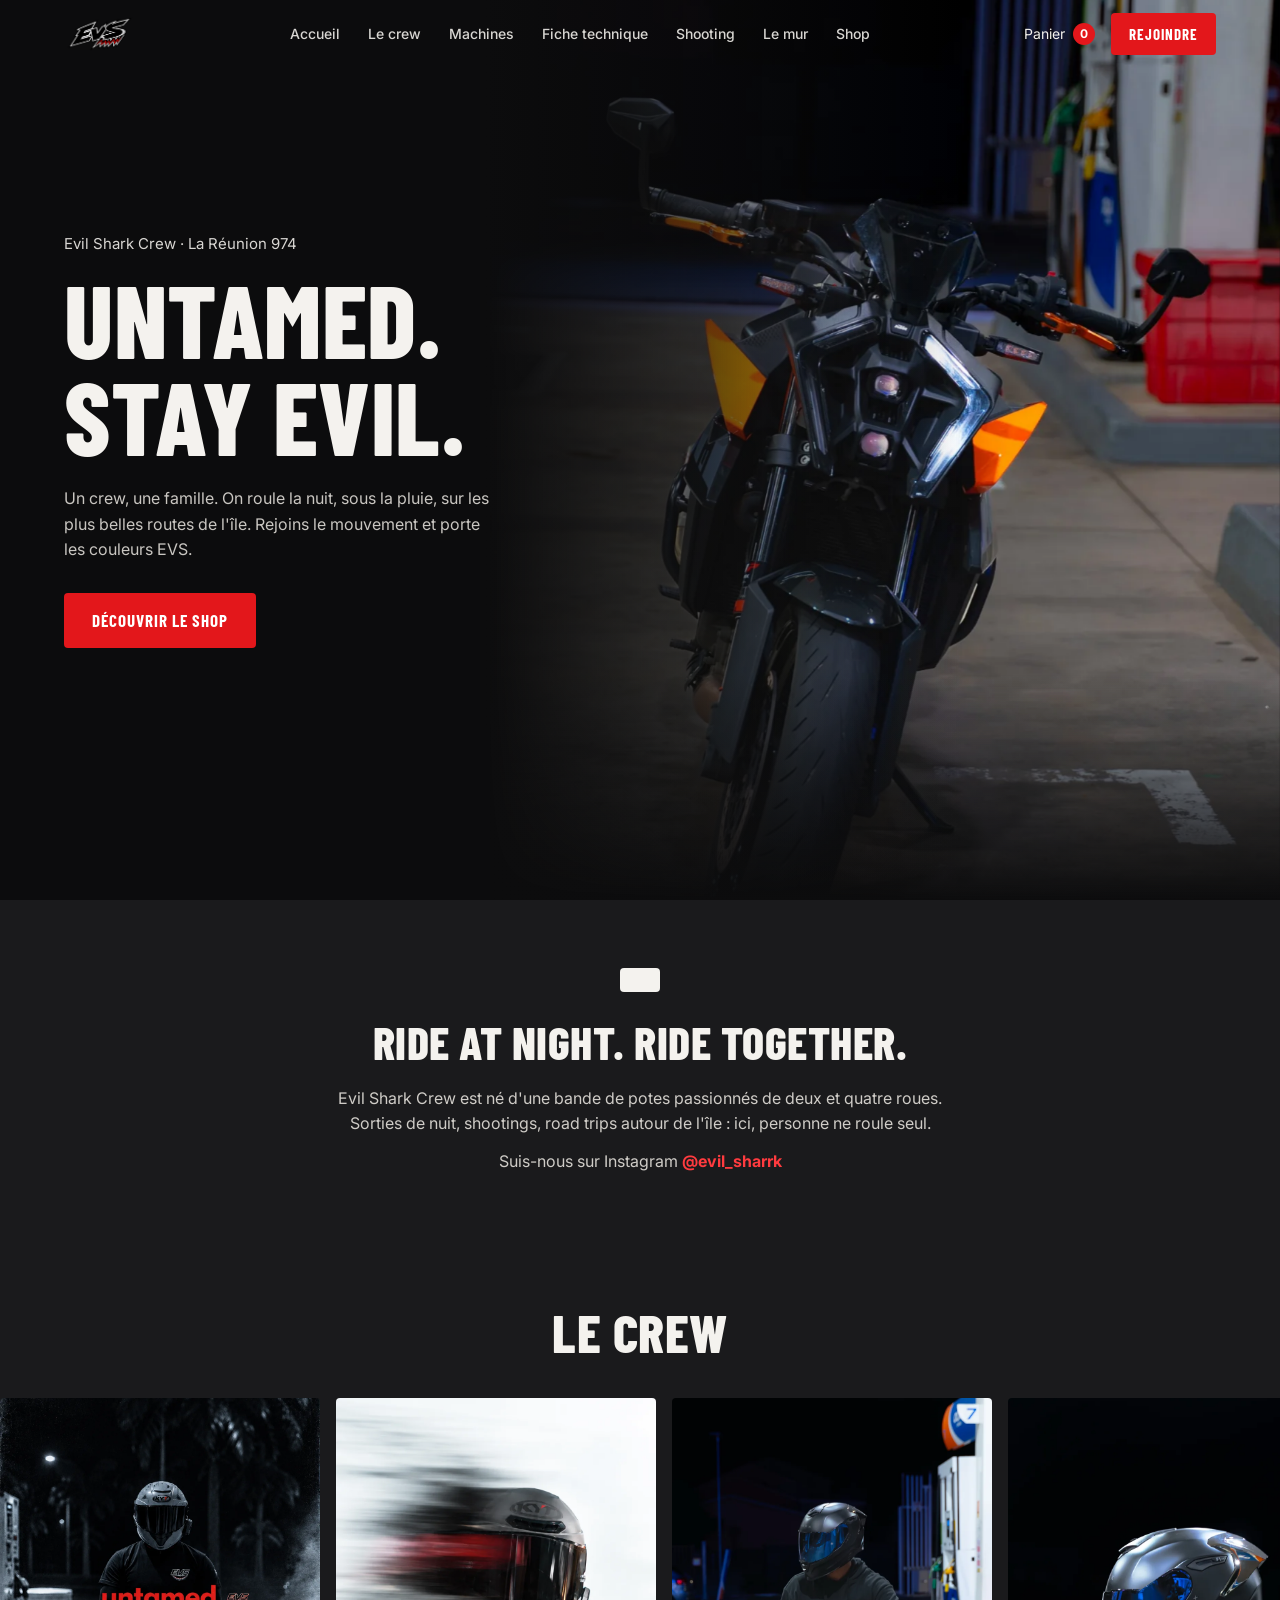
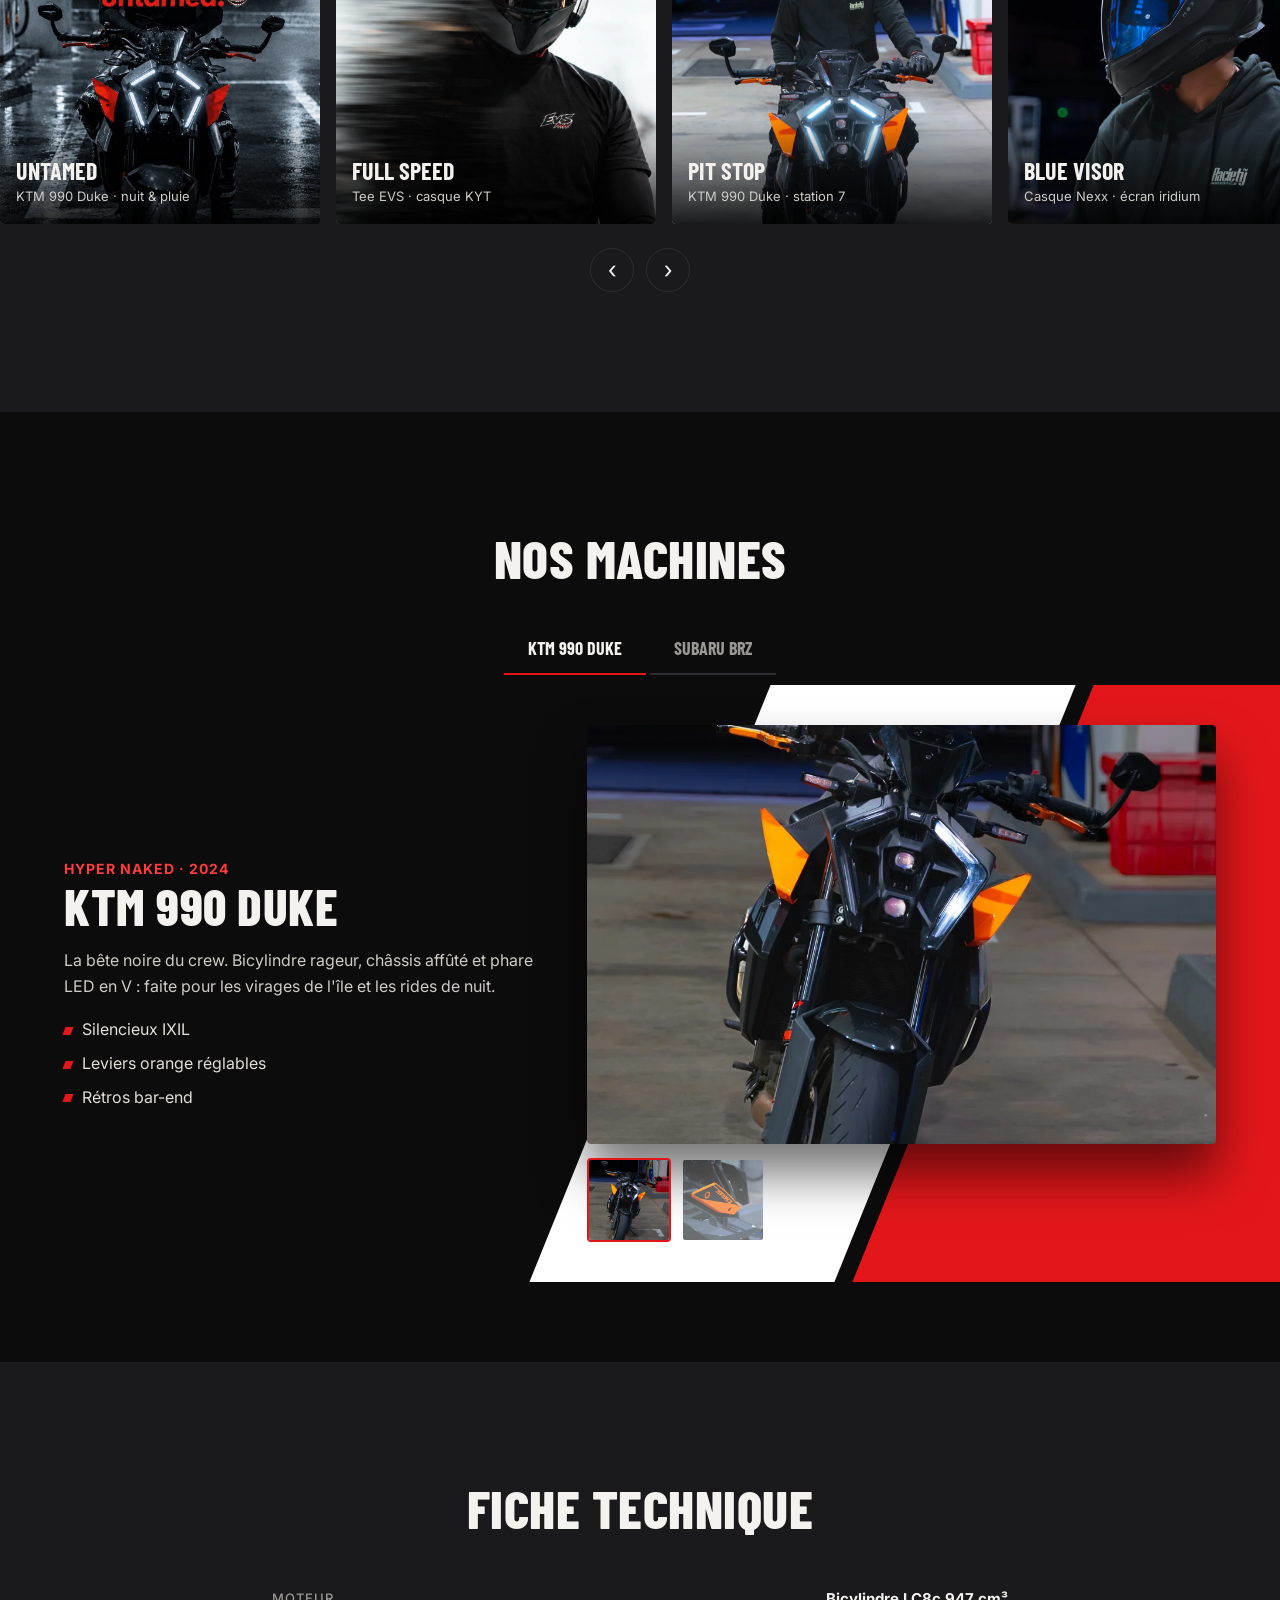
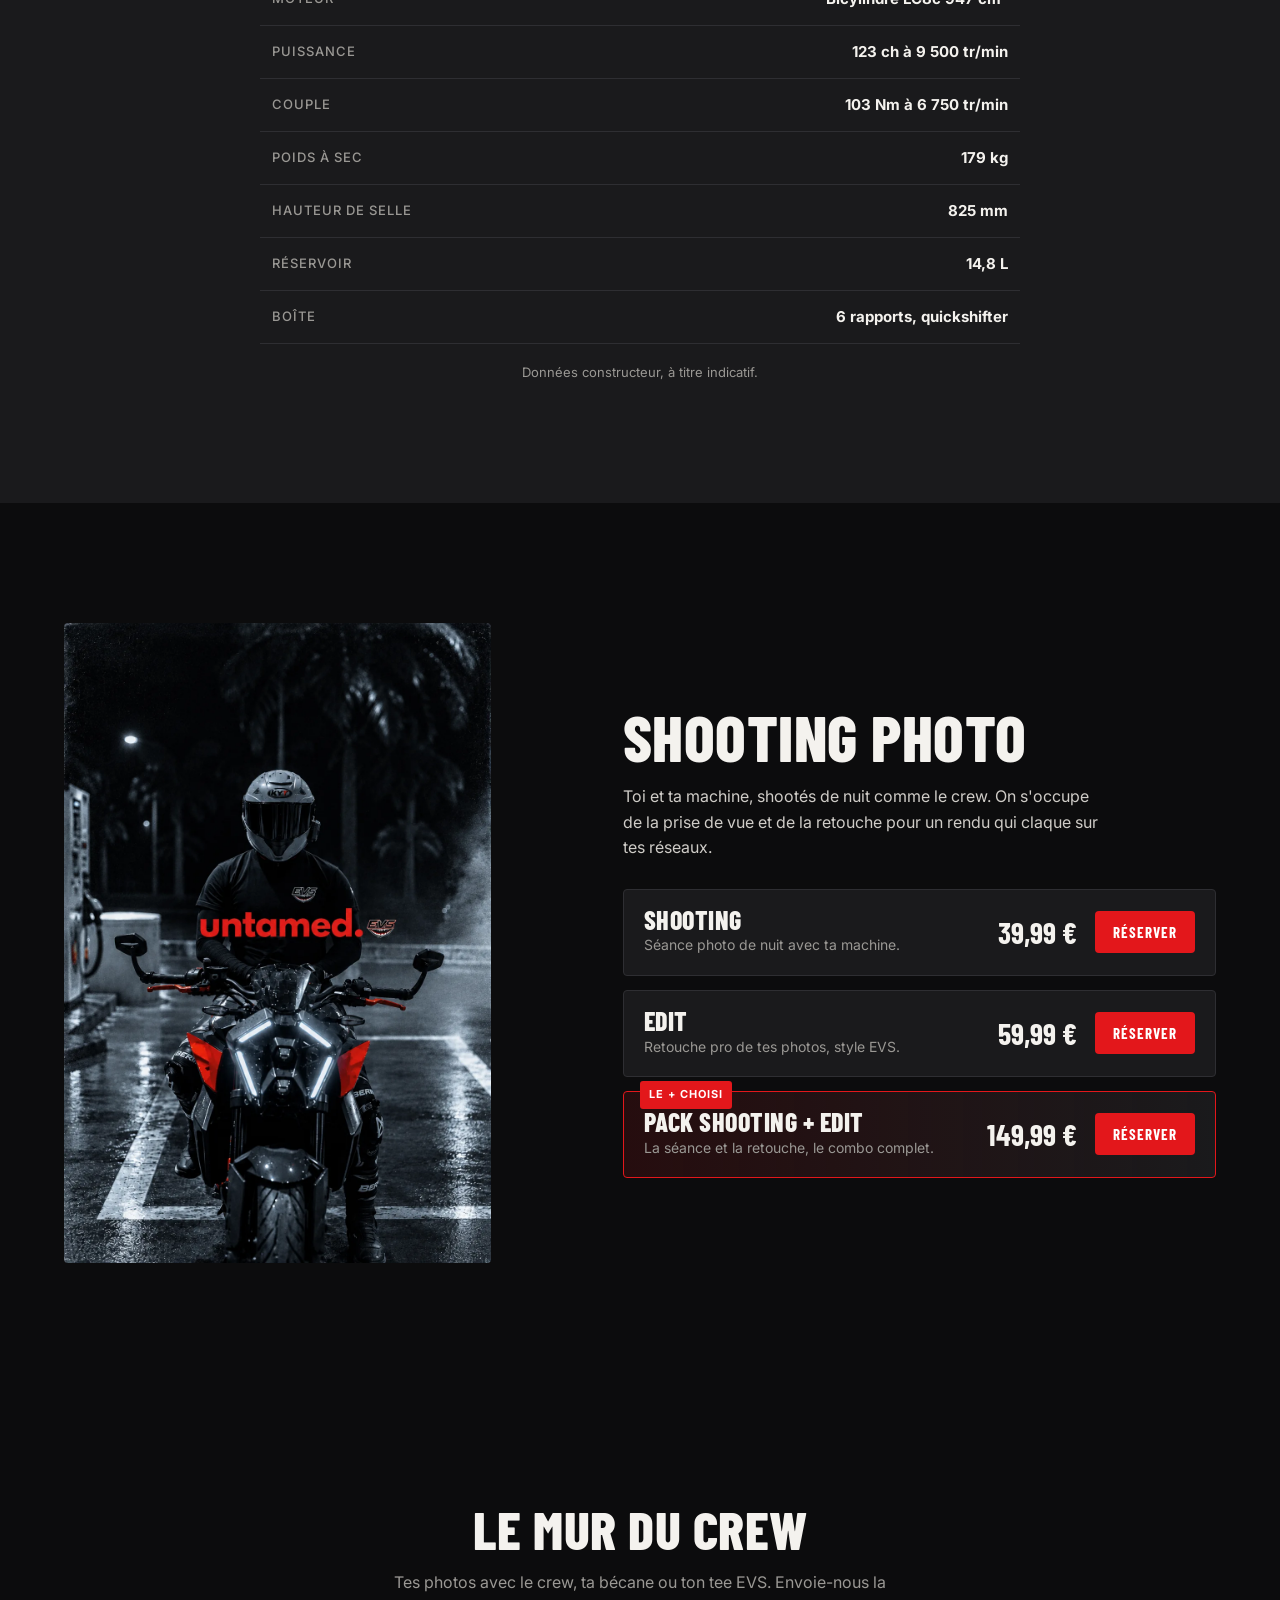
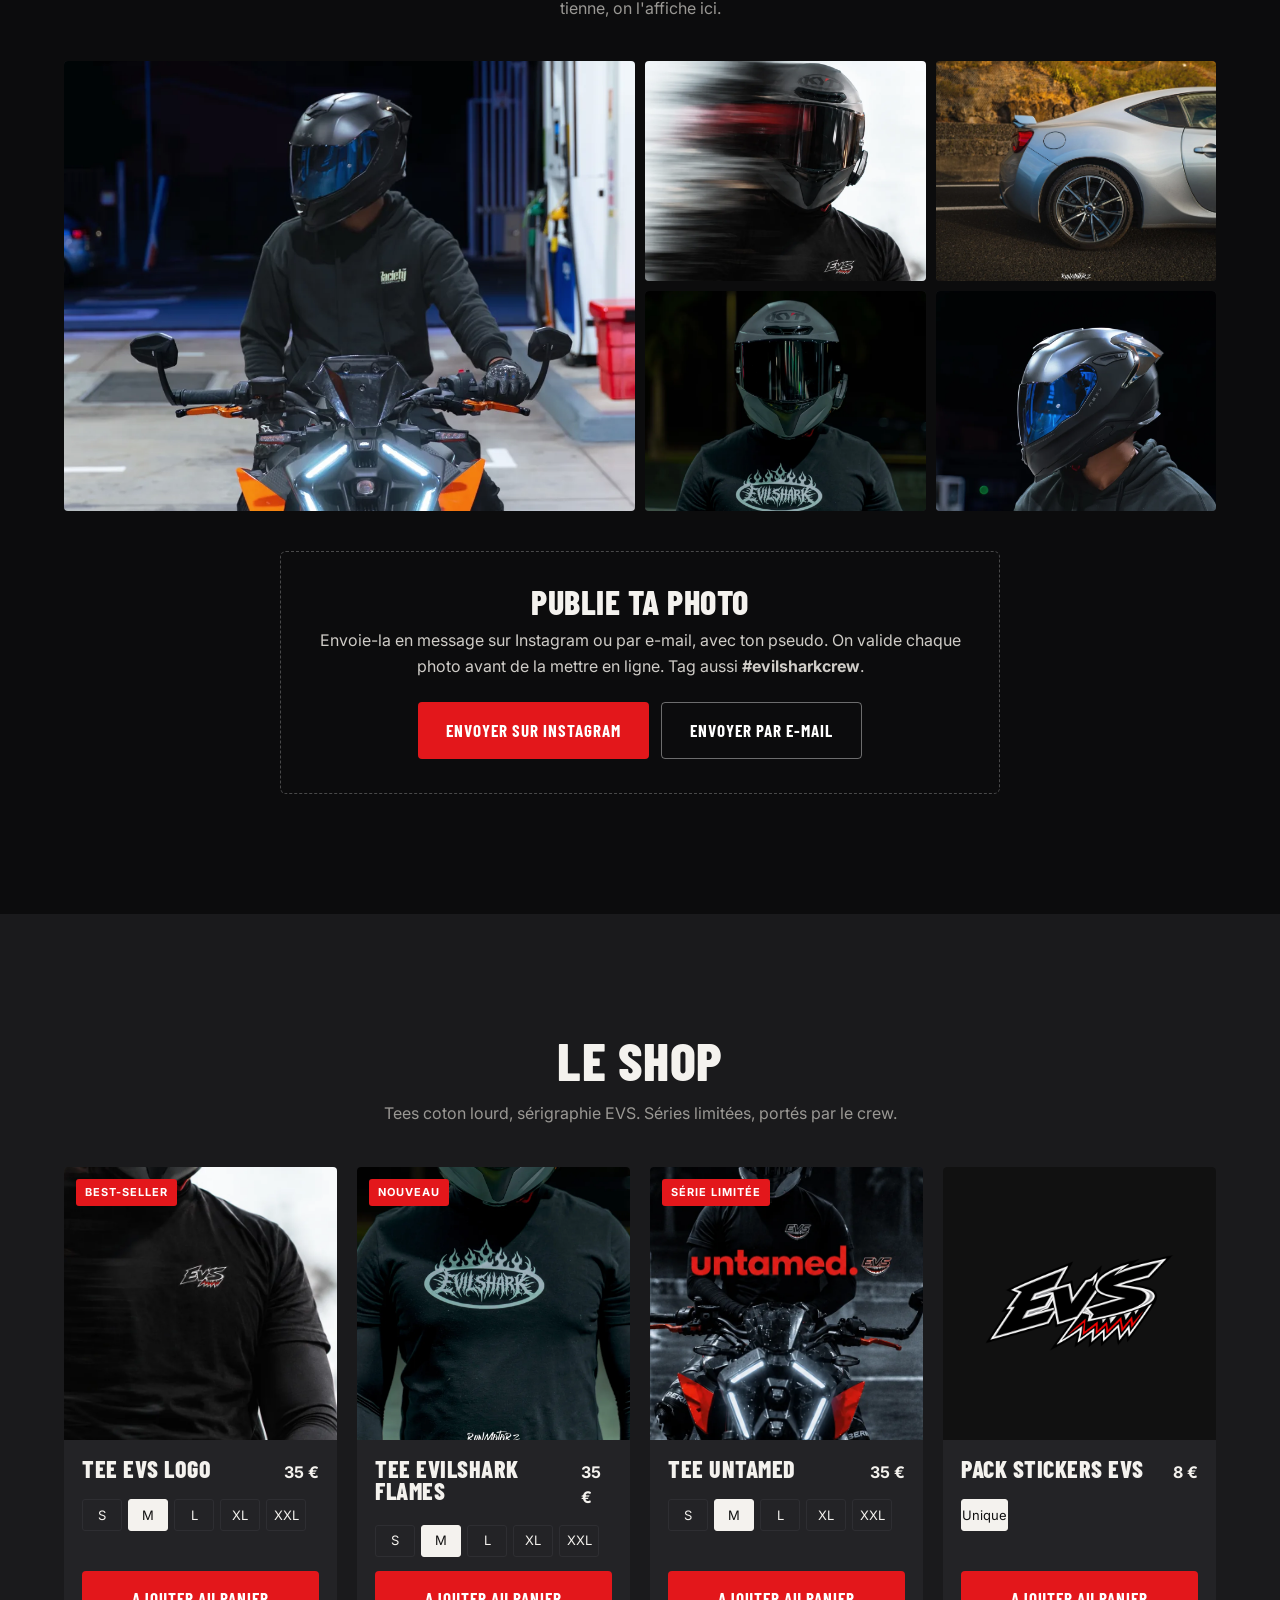
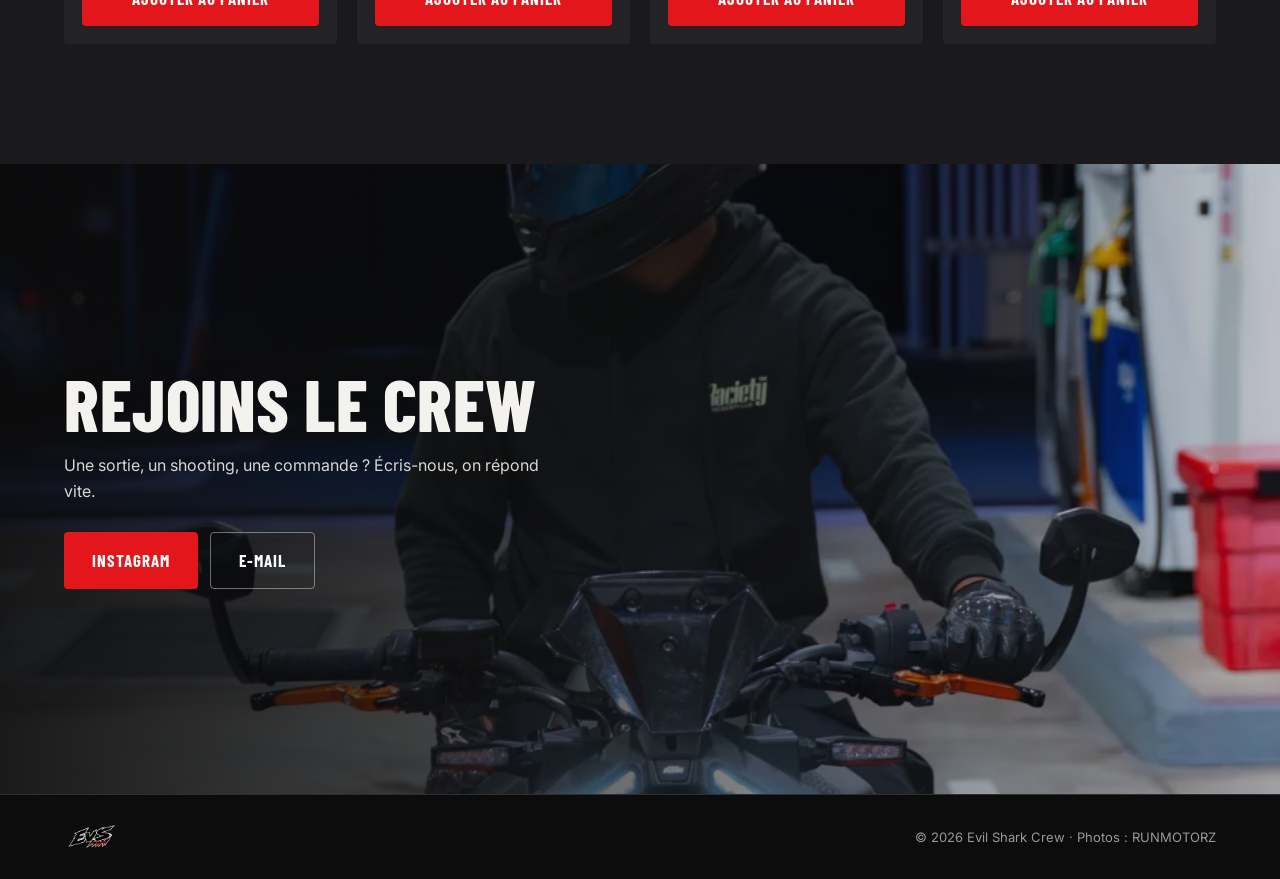
<file: moto/index.html>
<!DOCTYPE html>
<html lang="fr">
<head>
<meta charset="UTF-8">
<meta name="viewport" content="width=device-width, initial-scale=1.0">
<title>Evil Shark Crew — Untamed · 974</title>
<meta name="description" content="Evil Shark Crew (EVS), crew moto de La Réunion. Le crew, nos machines, la galerie et le shop.">
<link rel="icon" href="img/favicon.png">
<link rel="preconnect" href="https://fonts.googleapis.com">
<link rel="preconnect" href="https://fonts.gstatic.com" crossorigin>
<link href="https://fonts.googleapis.com/css2?family=Barlow+Condensed:wght@600;700;800&family=Inter:wght@400;500;700&display=swap" rel="stylesheet">
<link rel="stylesheet" href="style.css">
</head>
<body>

<header class="nav" id="nav">
  <a href="#top" class="logo" aria-label="Evil Shark Crew"><img src="img/evs-logo.webp" alt="EVS"></a>
  <nav class="nav-links" id="navLinks">
    <a href="#top">Accueil</a>
    <a href="#crew">Le crew</a>
    <a href="#machines">Machines</a>
    <a href="#specs">Fiche technique</a>
    <a href="#shooting">Shooting</a>
    <a href="#wall">Le mur</a>
    <a href="#shop">Shop</a>
  </nav>
  <div class="nav-right">
    <button class="cart-btn" id="cartBtn" aria-label="Ouvrir le panier">Panier <span class="cart-count" id="cartCount">0</span></button>
    <a href="#contact" class="btn btn-sm nav-cta">Rejoindre</a>
    <button class="burger" id="burger" aria-label="Menu"><span></span><span></span></button>
  </div>
</header>

<main id="top">

  <!-- HERO -->
  <section class="hero">
    <div class="hero-img"><img src="img/ktm-front.webp" alt="KTM 990 Duke noire et orange, de nuit à la station"></div>
    <div class="hero-text reveal">
      <p class="kicker">Evil Shark Crew · La Réunion 974</p>
      <h1>Untamed.<br>Stay evil.</h1>
      <p>Un crew, une famille. On roule la nuit, sous la pluie, sur les plus belles routes de l'île. Rejoins le mouvement et porte les couleurs EVS.</p>
      <a href="#shop" class="btn">Découvrir le shop</a>
    </div>
  </section>

  <!-- INTRO -->
  <section class="intro reveal">
    <h2>Ride at night. Ride together.</h2>
    <p>Evil Shark Crew est né d'une bande de potes passionnés de deux et quatre roues. Sorties de nuit, shootings, road trips autour de l'île : ici, personne ne roule seul.</p>
    <p class="muted">Suis-nous sur Instagram <a id="instaInline" href="#" target="_blank" rel="noopener">@evil_sharrk</a></p>
  </section>

  <!-- CREW (carrousel) -->
  <section class="crew" id="crew">
    <h2 class="section-title">Le crew</h2>
    <div class="carousel">
      <div class="track" id="crewTrack"></div>
    </div>
    <div class="arrows">
      <button id="prev" aria-label="Précédent">‹</button>
      <button id="next" aria-label="Suivant">›</button>
    </div>
  </section>

  <!-- MACHINES -->
  <section class="machines" id="machines">
    <h2 class="section-title">Nos machines</h2>
    <div class="tabs" role="tablist" id="tabs"></div>
    <div class="machine">
      <div class="machine-text" id="machineText"></div>
      <div class="machine-visual">
        <div class="stripes"><span></span><span></span><span></span></div>
        <div class="machine-photo"><img id="machineImg" src="" alt=""></div>
        <div class="thumbs" id="thumbs"></div>
      </div>
    </div>
  </section>

  <!-- FICHE TECHNIQUE -->
  <section class="specs" id="specs">
    <h2 class="section-title">Fiche technique</h2>
    <table class="spec-table"><tbody id="specBody"></tbody></table>
    <p class="note">Données constructeur, à titre indicatif.</p>
  </section>

  <!-- SHOOTING PHOTO -->
  <section class="shooting" id="shooting">
    <div class="shooting-img reveal"><img src="img/untamed.webp" alt="Shooting photo de nuit Evil Shark Crew : rider sur sa KTM, « untamed »"></div>
    <div class="shooting-text">
      <h2>Shooting photo</h2>
      <p>Toi et ta machine, shootés de nuit comme le crew. On s'occupe de la prise de vue et de la retouche pour un rendu qui claque sur tes réseaux.</p>
      <div class="offers" id="offers"></div>
    </div>
  </section>

  <!-- MUR DU CREW -->
  <section class="wall" id="wall">
    <h2 class="section-title">Le mur du crew</h2>
    <p class="section-sub">Tes photos avec le crew, ta bécane ou ton tee EVS. Envoie-nous la tienne, on l'affiche ici.</p>
    <div class="grid" id="wallGrid"></div>
    <div class="wall-cta reveal">
      <h3>Publie ta photo</h3>
      <p>Envoie-la en message sur Instagram ou par e-mail, avec ton pseudo. On valide chaque photo avant de la mettre en ligne. Tag aussi <strong>#evilsharkcrew</strong>.</p>
      <div class="contact-btns">
        <a class="btn" id="wallInsta" href="#" target="_blank" rel="noopener">Envoyer sur Instagram</a>
        <a class="btn btn-ghost" id="wallMail" href="#">Envoyer par e-mail</a>
      </div>
    </div>
  </section>

  <!-- SHOP -->
  <section class="shop" id="shop">
    <h2 class="section-title">Le shop</h2>
    <p class="section-sub">Tees coton lourd, sérigraphie EVS. Séries limitées, portés par le crew.</p>
    <div class="products" id="products"></div>
  </section>

  <!-- CONTACT -->
  <section class="contact" id="contact">
    <img src="img/station.webp" alt="" class="contact-bg">
    <div class="contact-inner reveal">
      <h2>Rejoins le crew</h2>
      <p>Une sortie, un shooting, une commande ? Écris-nous, on répond vite.</p>
      <div class="contact-btns">
        <a class="btn" id="instaLink" href="#" target="_blank" rel="noopener">Instagram</a>
        <a class="btn btn-ghost" id="mailLink" href="#">E-mail</a>
      </div>
    </div>
  </section>
</main>

<footer class="footer">
  <img src="img/evs-logo.webp" alt="EVS">
  <span>© <span id="year"></span> Evil Shark Crew · Photos : RUNMOTORZ</span>
</footer>

<!-- LIGHTBOX -->
<div class="lightbox" id="lightbox"><img id="lightboxImg" alt=""><button class="close" aria-label="Fermer">✕</button></div>

<!-- PANIER -->
<div class="overlay" id="overlay"></div>
<aside class="drawer" id="drawer" aria-label="Panier">
  <div class="drawer-head"><h3>Ton panier</h3><button class="close" id="closeCart" aria-label="Fermer">✕</button></div>
  <div class="drawer-items" id="cartItems"></div>
  <div class="drawer-foot">
    <div class="total"><span>Total</span><strong id="cartTotal">0 €</strong></div>
    <button class="btn btn-full" id="checkout">Commander</button>
    <p class="fine">Paiement en ligne à brancher (Stripe / SumUp). En attendant, la commande part par e-mail.</p>
  </div>
</aside>
<div class="toast" id="toast"></div>

<script src="app.js"></script>
</body>
</html>
</file>
<file: moto/style.css>
/* ═══════════ TOKENS ═══════════ */
:root {
  --bg: #0c0c0d;
  --bg-2: #1a1a1c;
  --bg-3: #232326;
  --line: #2e2e32;
  --text: #f4f2ee;
  --muted: #9a9894;
  --red: #e3171b;
  --red-2: #ff3b3f;
  --head: 'Barlow Condensed', 'Arial Narrow', sans-serif;
  --body: 'Inter', system-ui, sans-serif;
  --gutter: clamp(16px, 5vw, 72px);
  --max: 1200px;
}
*, *::before, *::after { box-sizing: border-box; margin: 0; padding: 0; }
html { scroll-behavior: smooth; }
html, body { overflow-x: clip; }
body { background: var(--bg); color: var(--text); font-family: var(--body); line-height: 1.6; -webkit-font-smoothing: antialiased; }
a { color: inherit; text-decoration: none; }
button { font: inherit; color: inherit; background: none; border: 0; cursor: pointer; }
img { display: block; max-width: 100%; }
h1, h2, h3 { font-family: var(--head); font-weight: 800; text-transform: uppercase; letter-spacing: .5px; line-height: .95; }
section { padding: clamp(70px, 10vw, 120px) var(--gutter); }
.section-title { text-align: center; font-size: clamp(34px, 4.5vw, 54px); margin-bottom: 40px; }
.section-sub { text-align: center; color: var(--muted); margin: -24px auto 40px; max-width: 520px; }
.muted { color: var(--muted); }

.btn {
  display: inline-flex; align-items: center; justify-content: center;
  padding: 14px 28px; border-radius: 4px; background: var(--red); color: #fff;
  font-family: var(--head); font-weight: 700; font-size: 17px; text-transform: uppercase; letter-spacing: 1px;
  transition: background .2s, transform .2s;
}
.btn:hover { background: var(--red-2); transform: translateY(-1px); }
.btn-sm { padding: 9px 18px; font-size: 15px; }
.btn-ghost { background: transparent; border: 1px solid rgba(255,255,255,.4); }
.btn-ghost:hover { background: #fff; color: #111; }
.btn-full { width: 100%; }

/* apparition douce */
.reveal { opacity: 0; transform: translateY(30px); transition: opacity .8s, transform .8s; }
.reveal.in { opacity: 1; transform: none; }

/* ═══════════ NAV ═══════════ */
.nav {
  position: fixed; inset: 0 0 auto 0; z-index: 50; height: 68px;
  display: flex; align-items: center; justify-content: space-between; gap: 20px; padding: 0 var(--gutter);
  transition: background .3s;
}
.nav.solid { background: rgba(12,12,13,.94); backdrop-filter: blur(10px); border-bottom: 1px solid var(--line); }
.logo img { height: 36px; width: auto; }
.nav-links { display: flex; gap: 28px; font-size: 14px; font-weight: 500; }
.nav-links a { color: #d8d6d2; transition: color .2s; }
.nav-links a:hover { color: var(--red-2); }
.nav-right { display: flex; align-items: center; gap: 16px; }
.cart-btn { font-size: 14px; display: flex; align-items: center; gap: 8px; }
.cart-count { display: inline-grid; place-items: center; min-width: 22px; height: 22px; border-radius: 11px; background: var(--red); color: #fff; font-size: 12px; font-weight: 700; }
.burger { display: none; width: 32px; height: 32px; position: relative; }
.burger span { position: absolute; left: 4px; right: 4px; height: 2px; background: currentColor; transition: transform .3s; }
.burger span:first-child { top: 11px; } .burger span:last-child { top: 19px; }
body.menu-open .burger span:first-child { transform: translateY(4px) rotate(45deg); }
body.menu-open .burger span:last-child { transform: translateY(-4px) rotate(-45deg); }

/* ═══════════ HERO ═══════════ */
.hero { position: relative; min-height: 100vh; display: flex; align-items: center; padding-top: 100px; overflow: clip; }
.hero-img { position: absolute; top: 0; right: 0; bottom: 0; width: min(62%, 900px); overflow: hidden; }
.hero-img img { width: 100%; height: 100%; object-fit: cover; object-position: 50% 40%; animation: zoom 14s ease-out both; }
.hero-img::after { content: ''; position: absolute; inset: 0; background: linear-gradient(90deg, var(--bg) 0%, rgba(12,12,13,.6) 30%, rgba(12,12,13,0) 60%), linear-gradient(0deg, var(--bg) 0%, rgba(12,12,13,0) 25%); }
@keyframes zoom { from { transform: scale(1.12); } to { transform: scale(1); } }
.hero-text { position: relative; z-index: 2; max-width: 520px; }
.kicker { color: #d8d6d2; font-size: 15px; margin-bottom: 14px; }
.hero h1 { font-size: clamp(56px, 8vw, 104px); margin-bottom: 22px; }
.hero-text > p:not(.kicker) { color: #c9c6c1; margin-bottom: 30px; max-width: 440px; }

/* ═══════════ INTRO ═══════════ */
.intro { background: var(--bg-2); text-align: center; }
.intro h2 { font-size: clamp(30px, 4vw, 46px); margin-bottom: 22px; }
.intro p { max-width: 640px; margin: 0 auto 12px; color: #cfccc7; }
.intro a { color: var(--red-2); font-weight: 700; }

/* ═══════════ CREW CAROUSEL ═══════════ */
.crew { background: var(--bg-2); padding-top: 0; }
.carousel { overflow-x: auto; scroll-snap-type: x mandatory; scrollbar-width: none; margin: 0 calc(var(--gutter) * -1); padding: 0 var(--gutter); }
.carousel::-webkit-scrollbar { display: none; }
.track { display: flex; gap: 16px; width: max-content; }
.card { position: relative; width: clamp(240px, 26vw, 320px); aspect-ratio: 3/4; border-radius: 4px; overflow: hidden; scroll-snap-align: start; background: var(--bg-3); }
.card img { width: 100%; height: 100%; object-fit: cover; transition: transform .6s; }
.card:hover img { transform: scale(1.05); }
.card figcaption { position: absolute; inset: auto 0 0 0; padding: 40px 16px 16px; background: linear-gradient(transparent, rgba(0,0,0,.85)); }
.card strong { display: block; font-family: var(--head); font-size: 24px; text-transform: uppercase; line-height: 1; }
.card span { font-size: 13px; color: #cfccc7; }
.arrows { display: flex; justify-content: center; gap: 12px; margin-top: 24px; }
.arrows button { width: 44px; height: 44px; border-radius: 50%; border: 1px solid var(--line); font-size: 24px; line-height: 1; transition: background .2s, border-color .2s; }
.arrows button:hover { background: var(--red); border-color: var(--red); }

/* ═══════════ MACHINES ═══════════ */
.machines { position: relative; overflow: clip; }
.tabs { display: flex; justify-content: center; gap: 4px; margin-bottom: 50px; }
.tab { padding: 10px 24px; font-family: var(--head); font-weight: 700; font-size: 18px; text-transform: uppercase; color: var(--muted); border-bottom: 2px solid var(--line); transition: color .2s, border-color .2s; }
.tab.on { color: var(--text); border-color: var(--red); }
.machine { max-width: var(--max); margin: 0 auto; display: grid; grid-template-columns: 1fr 1.3fr; gap: 40px; align-items: center; }
.machine-text h3 { font-size: clamp(36px, 4vw, 52px); margin-bottom: 8px; }
.machine-text .tag { color: var(--red-2); font-weight: 700; font-size: 14px; text-transform: uppercase; letter-spacing: 1px; }
.machine-text p { color: #cfccc7; margin: 18px 0; }
.machine-text ul { list-style: none; display: grid; gap: 8px; }
.machine-text li { padding-left: 18px; position: relative; color: #e2dfda; }
.machine-text li::before { content: ''; position: absolute; left: 0; top: .6em; width: 8px; height: 8px; background: var(--red); transform: skewX(-20deg); }
.machine-visual { position: relative; display: grid; align-content: center; }
.stripes { position: absolute; inset: -40px -30vw -40px 10%; display: flex; gap: 18px; transform: skewX(-22deg); }
.stripes span { flex: 1; background: #fff; }
.stripes span:nth-child(2) { background: var(--red); flex: 1.6; }
.stripes span:nth-child(3) { background: var(--red); opacity: .55; flex: .4; }
.machine-photo { position: relative; z-index: 1; width: 100%; aspect-ratio: 3/2; border-radius: 4px; overflow: hidden; box-shadow: 0 30px 50px rgba(0,0,0,.55); }
.machine-photo img { width: 100%; height: 100%; object-fit: cover; transition: opacity .3s, transform .5s; }
.machine-photo img.swap { opacity: 0; transform: scale(1.03); }
.thumbs { position: relative; z-index: 1; display: flex; gap: 10px; margin-top: 14px; justify-self: start; }
.thumbs button { width: 84px; aspect-ratio: 1; border-radius: 4px; overflow: hidden; border: 2px solid transparent; opacity: .6; transition: opacity .2s, border-color .2s; }
.thumbs button.on, .thumbs button:hover { opacity: 1; border-color: var(--red); }
.thumbs img { width: 100%; height: 100%; object-fit: cover; }

/* ═══════════ SPECS ═══════════ */
.specs { background: var(--bg-2); }
.spec-table { width: 100%; max-width: 760px; margin: 0 auto; border-collapse: collapse; font-size: 15px; }
.spec-table tr { border-bottom: 1px solid var(--line); }
.spec-table th { text-align: left; font-weight: 500; color: var(--muted); text-transform: uppercase; font-size: 13px; letter-spacing: 1px; padding: 14px 12px; }
.spec-table td { text-align: right; font-weight: 700; padding: 14px 12px; }
.note { text-align: center; color: var(--muted); font-size: 13px; margin-top: 18px; }

/* ═══════════ SHOOTING ═══════════ */
.shooting { display: grid; grid-template-columns: 1fr 1.2fr; gap: clamp(30px, 5vw, 70px); align-items: center; max-width: calc(var(--max) + var(--gutter) * 2); margin: 0 auto; }
.shooting-img { border-radius: 4px; overflow: hidden; aspect-ratio: 2/3; max-height: 640px; }
.shooting-img img { width: 100%; height: 100%; object-fit: cover; }
.shooting h2 { font-size: clamp(40px, 5vw, 64px); margin-bottom: 16px; }
.shooting-text > p { color: #cfccc7; margin-bottom: 28px; max-width: 480px; }
.offers { display: grid; gap: 14px; }
.offer { position: relative; display: grid; grid-template-columns: 1fr auto auto; grid-template-areas: "name price btn" "desc price btn"; align-items: center; gap: 2px 18px; padding: 18px 20px; background: var(--bg-2); border: 1px solid var(--line); border-radius: 4px; }
.offer.best { border-color: var(--red); background: linear-gradient(90deg, rgba(227,23,27,.12), var(--bg-2)); }
.offer .badge { top: -11px; left: 16px; }
.offer h3 { grid-area: name; font-size: 26px; }
.offer p { grid-area: desc; color: var(--muted); font-size: 14px; }
.offer-price { grid-area: price; font-family: var(--head); font-size: 30px; }
.offer .btn { grid-area: btn; }

/* ═══════════ MUR DU CREW ═══════════ */
.grid button { position: relative; }
.grid button span { position: absolute; left: 10px; bottom: 10px; font-size: 12px; font-weight: 700; background: rgba(0,0,0,.6); padding: 4px 8px; border-radius: 3px; opacity: 0; transition: opacity .3s; }
.grid button:hover span { opacity: 1; }
.wall-cta { max-width: 720px; margin: 40px auto 0; text-align: center; padding: 34px 24px; border: 1px dashed rgba(255,255,255,.25); border-radius: 6px; }
.wall-cta h3 { font-size: 34px; margin-bottom: 10px; }
.wall-cta p { color: #cfccc7; margin-bottom: 22px; }
.wall-cta .contact-btns { justify-content: center; }

/* ═══════════ GALLERY ═══════════ */
.grid { max-width: var(--max); margin: 0 auto; display: grid; grid-template-columns: repeat(4, 1fr); grid-auto-rows: 220px; gap: 10px; }
.grid button { overflow: hidden; border-radius: 4px; background: var(--bg-3); }
.grid button:nth-child(1) { grid-column: span 2; grid-row: span 2; }
.grid img { width: 100%; height: 100%; object-fit: cover; transition: transform .6s, filter .4s; filter: saturate(.9); }
.grid button:hover img { transform: scale(1.05); filter: none; }
.lightbox { position: fixed; inset: 0; z-index: 90; background: rgba(0,0,0,.92); display: grid; place-items: center; padding: 24px; opacity: 0; pointer-events: none; transition: opacity .3s; }
.lightbox.open { opacity: 1; pointer-events: auto; }
.lightbox img { max-width: 100%; max-height: 90vh; border-radius: 4px; }
.lightbox .close { position: absolute; top: 18px; right: 18px; }

/* ═══════════ SHOP ═══════════ */
.shop { background: var(--bg-2); }
.products { max-width: var(--max); margin: 0 auto; display: grid; grid-template-columns: repeat(auto-fill, minmax(250px, 1fr)); gap: 20px; }
.product { background: var(--bg-3); border-radius: 4px; overflow: hidden; display: flex; flex-direction: column; }
.product-visual { aspect-ratio: 1; position: relative; overflow: hidden; background: #111; display: grid; place-items: center; }
.product-visual img { width: 100%; height: 100%; object-fit: cover; transition: transform .6s; }
.product-visual img.contain { object-fit: contain; width: 78%; height: 78%; }
.product:hover .product-visual img { transform: scale(1.05); }
.badge { position: absolute; top: 12px; left: 12px; z-index: 1; background: var(--red); color: #fff; font-size: 11px; font-weight: 700; letter-spacing: 1px; text-transform: uppercase; padding: 5px 9px; border-radius: 3px; }
.product-body { padding: 18px; display: flex; flex-direction: column; gap: 14px; flex: 1; }
.product-top { display: flex; justify-content: space-between; align-items: baseline; gap: 10px; }
.product-top h3 { font-size: 24px; }
.price { font-weight: 700; }
.opts { display: flex; flex-wrap: wrap; gap: 6px; }
.size { min-width: 40px; height: 32px; border: 1px solid var(--line); border-radius: 3px; font-size: 13px; }
.size.on { background: var(--text); color: #111; border-color: var(--text); }
.product .btn { margin-top: auto; }

/* ═══════════ CONTACT ═══════════ */
.contact { position: relative; min-height: 70vh; display: flex; align-items: center; overflow: hidden; }
.contact-bg { position: absolute; inset: 0; width: 100%; height: 100%; object-fit: cover; object-position: 50% 55%; }
.contact::after { content: ''; position: absolute; inset: 0; background: linear-gradient(90deg, rgba(12,12,13,.92) 0%, rgba(12,12,13,.55) 55%, rgba(12,12,13,.2) 100%); }
.contact-inner { position: relative; z-index: 1; max-width: 480px; }
.contact h2 { font-size: clamp(42px, 6vw, 72px); margin-bottom: 16px; }
.contact p { color: #d8d6d2; margin-bottom: 28px; }
.contact-btns { display: flex; gap: 12px; flex-wrap: wrap; }
.footer { display: flex; justify-content: space-between; align-items: center; gap: 16px; padding: 28px var(--gutter); border-top: 1px solid var(--line); color: var(--muted); font-size: 13px; }
.footer img { height: 28px; width: auto; }

/* ═══════════ PANIER ═══════════ */
.overlay { position: fixed; inset: 0; background: rgba(0,0,0,.6); opacity: 0; pointer-events: none; transition: opacity .3s; z-index: 60; }
.drawer { position: fixed; top: 0; right: 0; height: 100%; width: min(420px, 100%); background: var(--bg-2); z-index: 70; transform: translateX(100%); transition: transform .4s cubic-bezier(.2,.8,.2,1); display: flex; flex-direction: column; }
body.cart-open .overlay { opacity: 1; pointer-events: auto; }
body.cart-open .drawer { transform: none; }
body.cart-open, body.menu-open { overflow: hidden; }
.drawer-head { display: flex; justify-content: space-between; align-items: center; padding: 22px; border-bottom: 1px solid var(--line); }
.drawer-head h3 { font-size: 28px; }
.close { font-size: 18px; width: 40px; height: 40px; border-radius: 50%; border: 1px solid var(--line); background: var(--bg-2); }
.drawer-items { flex: 1; overflow-y: auto; padding: 10px 22px; }
.empty { color: var(--muted); padding: 40px 0; text-align: center; }
.line { display: grid; grid-template-columns: 60px 1fr auto; gap: 14px; align-items: center; padding: 14px 0; border-bottom: 1px solid var(--line); }
.line img { width: 60px; height: 60px; border-radius: 4px; object-fit: cover; background: #111; }
.line h4 { font-size: 15px; } .line small { color: var(--muted); }
.qty { display: flex; align-items: center; gap: 10px; margin-top: 6px; }
.qty button { width: 26px; height: 26px; border: 1px solid var(--line); border-radius: 50%; }
.drawer-foot { padding: 22px; border-top: 1px solid var(--line); display: flex; flex-direction: column; gap: 14px; }
.total { display: flex; justify-content: space-between; font-size: 18px; }
.fine { font-size: 12px; color: var(--muted); line-height: 1.5; }
.toast { position: fixed; left: 50%; bottom: 28px; transform: translate(-50%, 120px); background: var(--text); color: #111; padding: 12px 20px; border-radius: 4px; font-weight: 700; font-size: 14px; z-index: 95; transition: transform .4s cubic-bezier(.2,.8,.2,1); }
.toast.show { transform: translate(-50%, 0); }

/* ═══════════ RESPONSIVE ═══════════ */
@media (max-width: 1000px) {
  .nav-links { gap: 18px; font-size: 13px; }
  .machine { grid-template-columns: 1fr; }
  .machine-visual { order: -1; }
  .shooting { grid-template-columns: 1fr; }
  .shooting-img { aspect-ratio: 4/5; }
  .stripes { inset: -20px -20vw -20px 15%; }
  .grid { grid-template-columns: repeat(2, 1fr); grid-auto-rows: 180px; }
}
@media (max-width: 860px) {
  .burger { display: block; }
  .nav-cta { display: none; }
  .cart-btn { font-size: 0; gap: 0; }
  .cart-btn .cart-count { font-size: 12px; }
  .nav { background: rgba(12,12,13,.94); }
  .nav-links {
    position: fixed; inset: 68px 0 0 0; background: var(--bg); flex-direction: column; align-items: center; justify-content: center; gap: 26px;
    font-family: var(--head); font-weight: 700; font-size: 32px; text-transform: uppercase;
    transform: translateY(-110%); visibility: hidden; transition: transform .45s cubic-bezier(.2,.8,.2,1), visibility 0s .45s;
  }
  body.menu-open .nav-links { transform: none; visibility: visible; transition-delay: 0s; }
  .hero { align-items: flex-end; padding-bottom: 60px; }
  .hero-img { width: 100%; }
  .hero-img::after { background: linear-gradient(0deg, var(--bg) 0%, rgba(12,12,13,.75) 40%, rgba(12,12,13,.1) 75%); }
  .spec-table th, .spec-table td { padding: 12px 6px; }
  .offer { grid-template-columns: 1fr auto; grid-template-areas: "name price" "desc desc" "btn btn"; gap: 6px 12px; }
  .offer .btn { margin-top: 8px; }
  .grid button span { opacity: 1; }
  .footer { flex-direction: column; text-align: center; }
}
@media (prefers-reduced-motion: reduce) {
  *, *::before, *::after { animation: none !important; transition: none !important; }
  .reveal { opacity: 1; transform: none; }
}
</file>
